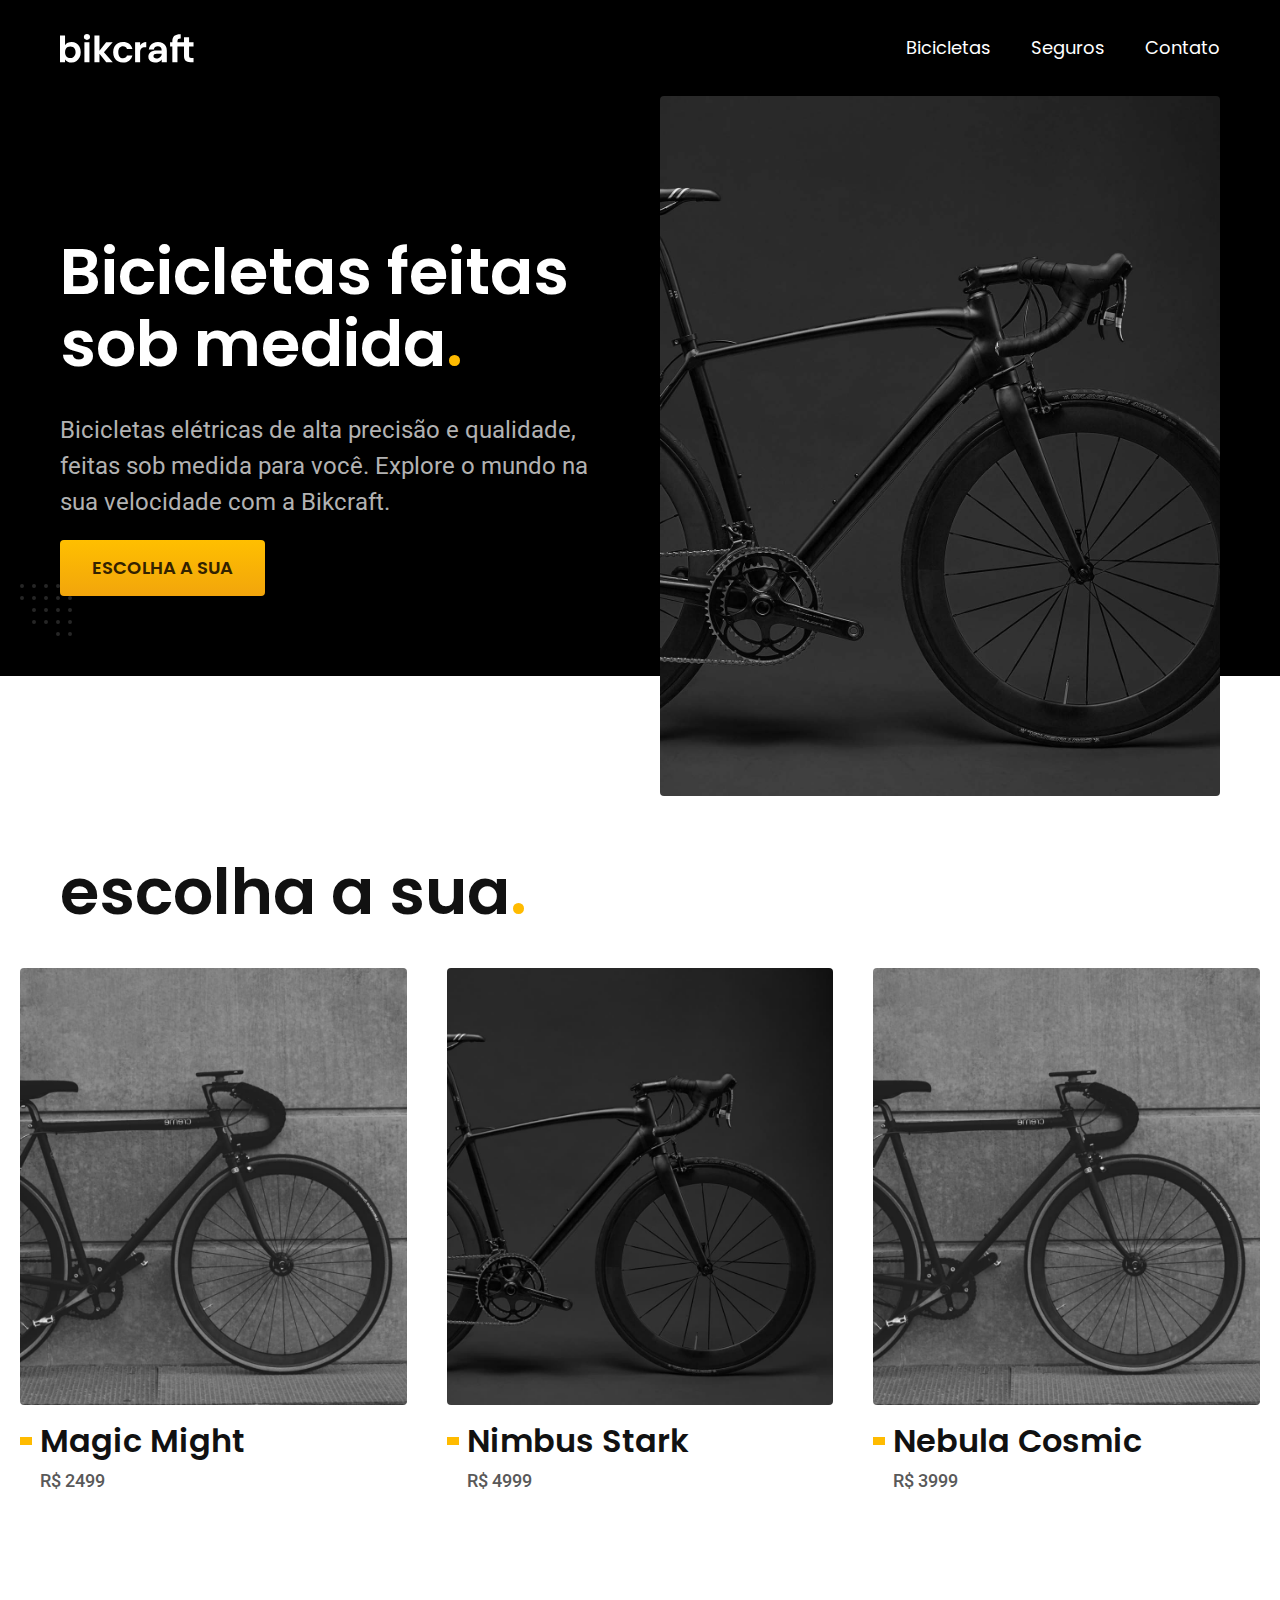
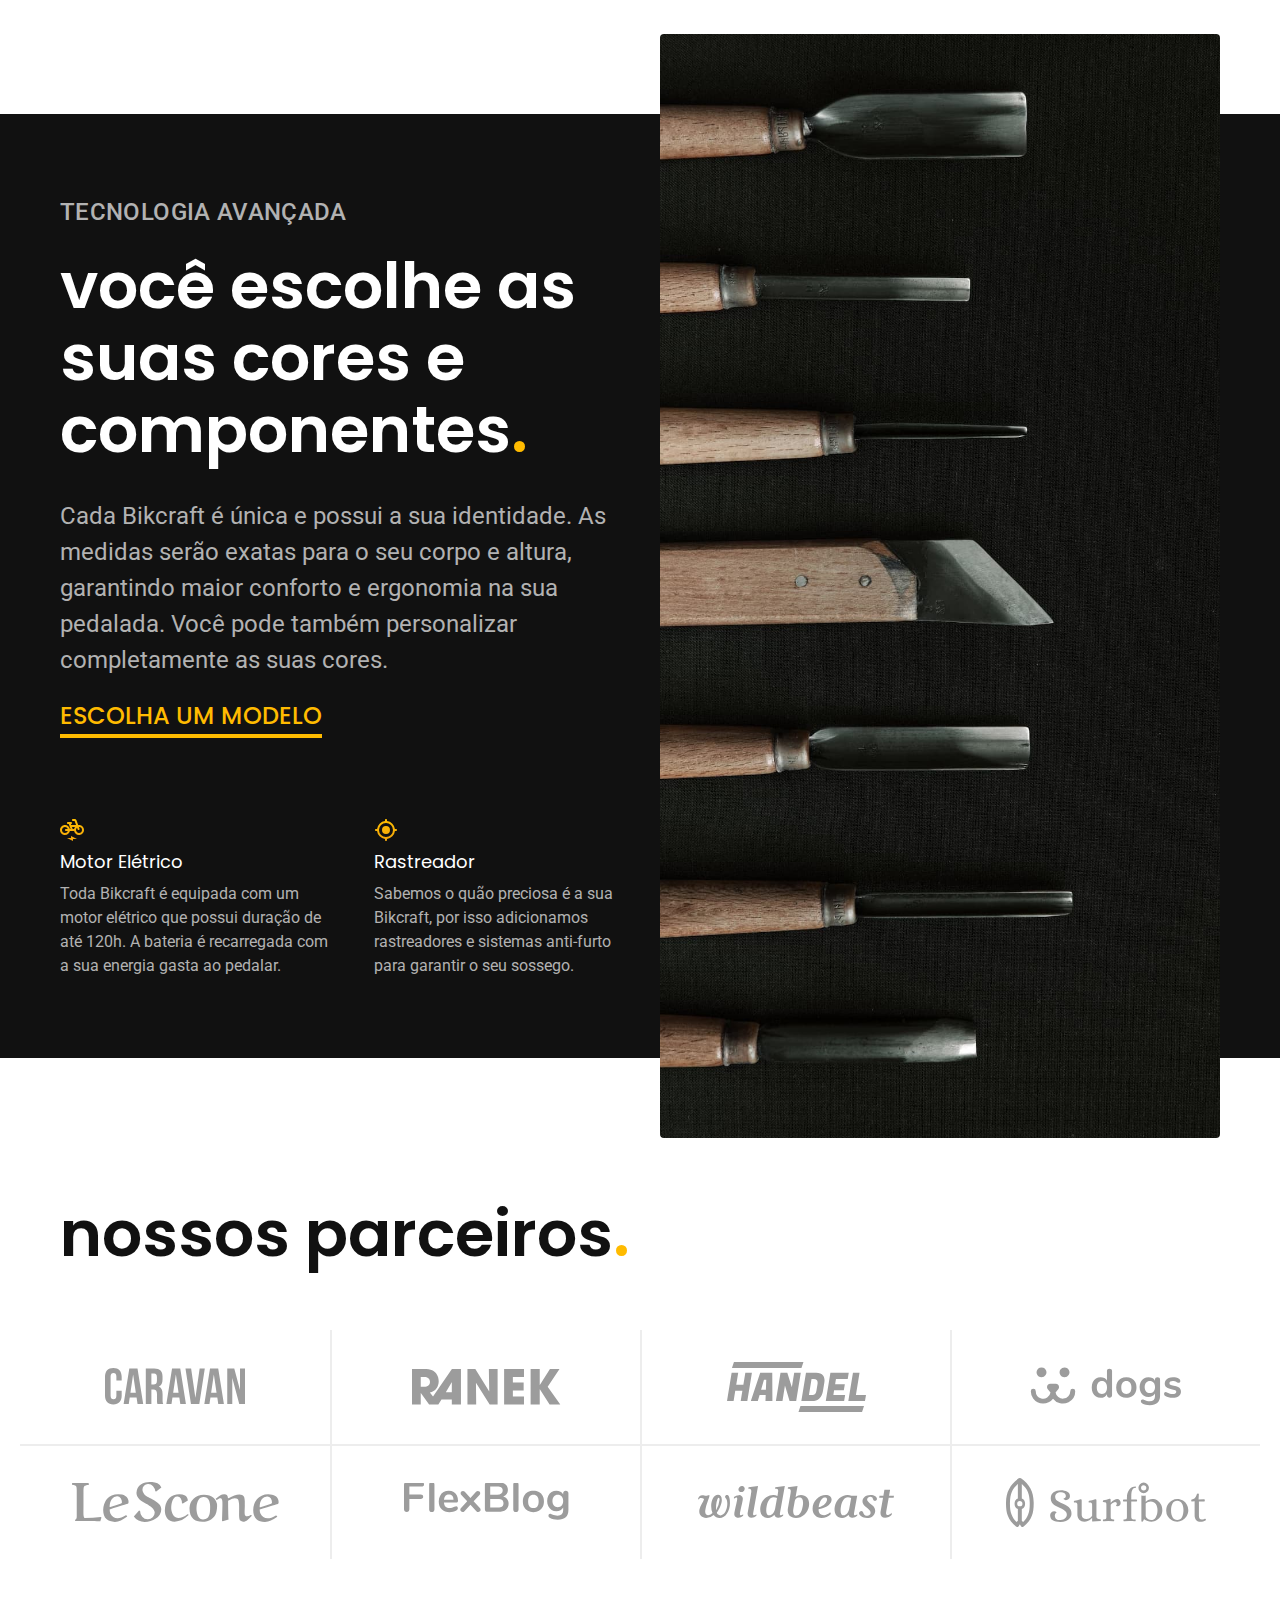
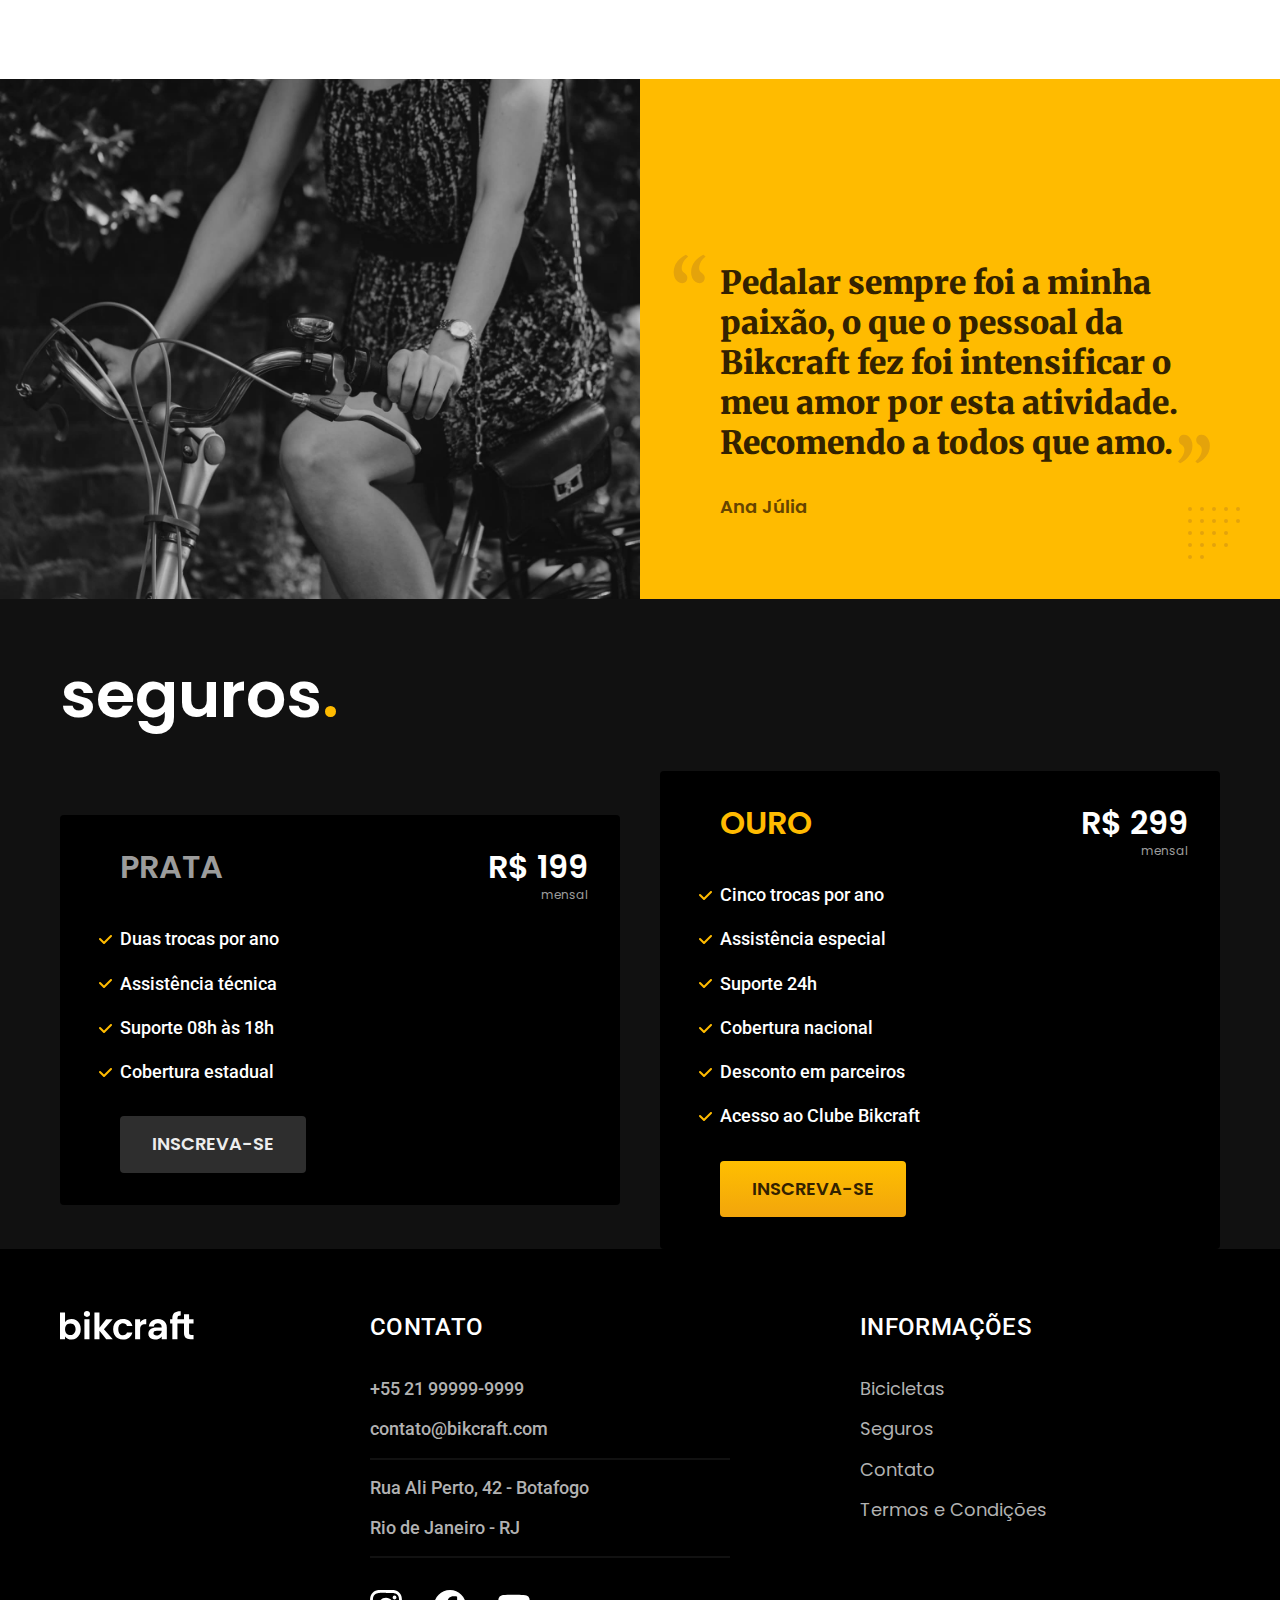
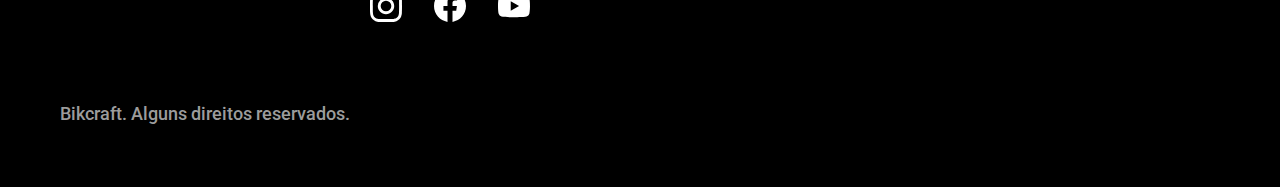
<file: index.html>
<!DOCTYPE html>
<html lang="pt-br">

<head>

  <meta charset="UTF-8">
  <meta name="viewport" content="width=device-width, initial-scale=1.0">
  <title>Bikcraft - Bicicletas Elétricas</title>
  <meta name="description" content="Bicicletas elétricas de alta precisão e qualidade, feitas sob medida para você. Explore o mundo na sua velocidade com a Bikcraft.">
  <link rel="stylesheet" href="./css/style.css">

  <link rel="preconnect" href="https://fonts.googleapis.com">
  <link rel="preconnect" href="https://fonts.gstatic.com" crossorigin>
  <link href="https://fonts.googleapis.com/css2?family=Merriweather:ital,wght@1,900&family=Poppins:wght@400;600&family=Roboto:wght@400;500&display=swap" rel="stylesheet">

</head>

<body>

  <!--background ponta a ponta-->
  <header class="header-bg">
    <div class="header container">
      <!--"./" para home do site-->
      <a href="./"><img src="./img/bikcraft.svg" alt="Logotipo Bikcraft"></a>
      <nav aria-label="primária">
        <ul class="header-menu font-1-m cor-0">
          <li><a href="./bicicletas.html">Bicicletas</a></li>
          <li><a href="./seguros.html">Seguros</a></li>
          <li><a href="./contato.html">Contato</a></li>
        </ul>
      </nav>
    </div>
  </header>

  <main class="introducao-bg">
    <div class="introducao container">
      <div class="introducao-conteudo">
        <h1 class="font-1-xxl cor-0">Bicicletas feitas sob medida<span class="cor-p1">.</span></h1>
        <p class="font-2-l cor-5">Bicicletas elétricas de alta precisão e qualidade, feitas sob medida para você. Explore o mundo na sua velocidade com a Bikcraft.</p>
        <a class="botao" href="">ESCOLHA A SUA</a>
      </div>
      <div>
        <img src="./img/fotos/introducao.jpg" alt="Bicicleta elétrica preta.">
      </div>
    </div>
  </main>

  <article class="bicicletas-lista">
    <h2 class="container font-1-xxl">escolha a sua<span class="cor-p1">.</span></h2>

    <ul>
      <li>
        <a href="./bicicletas/magic.html">
          <img src="./img/bicicletas/magic-home.jpg" alt="Bicicleta preta">
          <h3 class="font-1-xl">Magic Might</h3>
          <span class="font-2-m cor-8">R$ 2499</span>
        </a>
      </li>
      <li>
        <a href="./bicicletas/nimbus.html">
          <img src="./img/bicicletas/nimbus-home.jpg" alt="Bicicleta preta">
          <h3 class="font-1-xl">Nimbus Stark</h3>
          <span class="font-2-m cor-8">R$ 4999</span>
        </a>
      </li>
      <li>
        <a href="./bicicletas/nebula.html">
          <img src="./img/bicicletas/magic-home.jpg" alt="Bicicleta preta">
          <h3 class="font-1-xl">Nebula Cosmic</h3>
          <span class="font-2-m cor-8">R$ 3999</span>
        </a>
      </li>
    </ul>

  </article>

  <article class="tecnologia-bg">
    <div class="tecnologia container">
      <div class="tecnologia-conteudo">
        <span class="font-2-l-b cor-5">TECNOLOGIA AVANÇADA</span>
        <h2 class="font-1-xxl cor-0">você escolhe as suas cores e componentes<span class="cor-p1">.</span></h2>
        <p class="font-2-l cor-5">Cada Bikcraft é única e possui a sua identidade. As medidas serão exatas para o seu corpo e altura, garantindo maior conforto e ergonomia na sua pedalada. Você pode também personalizar completamente as suas cores.</p>

        <a class="link" href="./bicicletas.html">Escolha um modelo</a>
        <div class="tecnologia-vantagens">
          <div>
            <img src="./img/icones/eletrica.svg" alt="">
            <h3 class="font-1-m cor-0">Motor Elétrico</h3>
            <p class="font-2-s cor-5">Toda Bikcraft é equipada com um motor elétrico que possui duração de até 120h. A bateria é recarregada com a sua energia gasta ao pedalar.</p>
          </div>
          <div>
            <img src="./img/icones/rastreador.svg" alt="">
            <h3 class="font-1-m cor-0">Rastreador</h3>
            <p class="font-2-s cor-5">Sabemos o quão preciosa é a sua Bikcraft, por isso adicionamos rastreadores e sistemas anti-furto para garantir o seu sossego.</p>
          </div>
        </div>
      </div>
      <div class="tecnologia-imagem">
        <img src="./img/fotos/tecnologia.jpg" alt="">
      </div>
    </div>
  </article>

  <section class="parceiros" aria-label="Nossos Parceiros">
    <h2 class="container font-1-xxl">nossos parceiros<span class="cor-p1">.</span></h2>
    <ul>
      <li><img src="./img/parceiros/caravan.svg" alt="Caravan"></li>
      <li><img src="./img/parceiros/ranek.svg" alt="Ranek"></li>
      <li><img src="./img/parceiros/handel.svg" alt="Handel"></li>
      <li><img src="./img/parceiros/dogs.svg" alt="Dogs"></li>
      <li><img src="./img/parceiros/lescone.svg" alt="Lescone"></li>
      <li><img src="./img/parceiros/flexblog.svg" alt="Flexblog"></li>
      <li><img src="./img/parceiros/wildbeast.svg" alt="Wildbeast"></li>
      <li><img src="./img/parceiros/surfbot.svg" alt="Surfbot"></li>
    </ul>
  </section>

  <section class="depoimento" aria-label="Depoimento">
    <div>
      <img src="./img/fotos/depoimento.jpg" alt="Pessoa pedalando uma bicicleta Bikcraft">
    </div>
    <div class="depoimento-conteudo">
      <blockquote class="font-1-xl cor-p5">
        <p>Pedalar sempre foi a minha paixão, o que o pessoal da Bikcraft fez foi intensificar o meu amor por esta atividade. Recomendo a todos que amo.</p>
      </blockquote>
      <span class="font-1-m-b cor-p4">Ana Júlia</span>
    </div>
  </section>

  <article class="seguros-bg">
    <div class="seguros container">
      <h2 class="font-1-xxl cor-0">seguros<span class="cor-p1">.</span></h2>
      <div class="seguros-item">
        <h3 class="font-1-xl cor-6">PRATA</h3>
        <span class="font-1-xl cor-0">R$ 199 <span class="font-1-xs cor-6">mensal</span></span>
        <ul class="font-2-m cor-0">
          <li>Duas trocas por ano</li>
          <li>Assistência técnica</li>
          <li>Suporte 08h às 18h</li>
          <li>Cobertura estadual</li>
        </ul>
        <a class="botao secundario" href="./orcamento.html">Inscreva-se</a>
      </div>
      <div class="seguros-item">
        <h3 class="font-1-xl cor-p1">OURO</h3>
        <span class="font-1-xl cor-0">R$ 299 <span class="font-1-xs cor-6">mensal</span></span>
        <ul class="font-2-m cor-0">
          <li>Cinco trocas por ano</li>
          <li>Assistência especial</li>
          <li>Suporte 24h</li>
          <li>Cobertura nacional</li>
          <li>Desconto em parceiros</li>
          <li>Acesso ao Clube Bikcraft</li>
        </ul>
        <a class="botao" href="./orcamento.html">Inscreva-se</a>
      </div>
    </div>
  </article>

  <footer class="footer-bg">
    <div class="footer container">
      <img src="./img/bikcraft.svg" alt="Logotipo Bikcraft">
      <div class="footer-contato">
        <h3 class="font-2-l-b cor-0">Contato</h3>
        <ul class="font-2-m cor-5">
          <li><a href="tel:+5521999999999">+55 21 99999-9999</a></li>
          <li><a href="mailto:contato@bikcraft.com">contato@bikcraft.com</a></li>
          <li>Rua Ali Perto, 42 - Botafogo</li>
          <li>Rio de Janeiro - RJ</li>
        </ul>
        <div class="footer-redes">
          <a href="./">
            <img src="./img/redes/instagram.svg" alt="Instagram">
          </a>
          <a href="./">
            <img src="./img/redes/facebook.svg" alt="Facebook">
          </a>
          <a href="./">
            <img src="./img/redes/youtube.svg" alt="Youtube">
          </a>
        </div>
      </div>
      <div class="footer-informacoes">
        <h3 class="font-2-l-b cor-0">Informações</h3>
        <nav>
          <ul class="font-1-m cor-5">
            <li><a href="./bicicletas.html">Bicicletas</a></li>
            <li><a href="./seguros.html">Seguros</a></li>
            <li><a href="./contato.html">Contato</a></li>
            <li><a href="./termos.html">Termos e Condições</a></li>
          </ul>
        </nav>

      </div>
      <p class="footer-copy font-2-m cor-6">Bikcraft. Alguns direitos reservados.</p>
    </div>
  </footer>

</body>

</html>
</file>
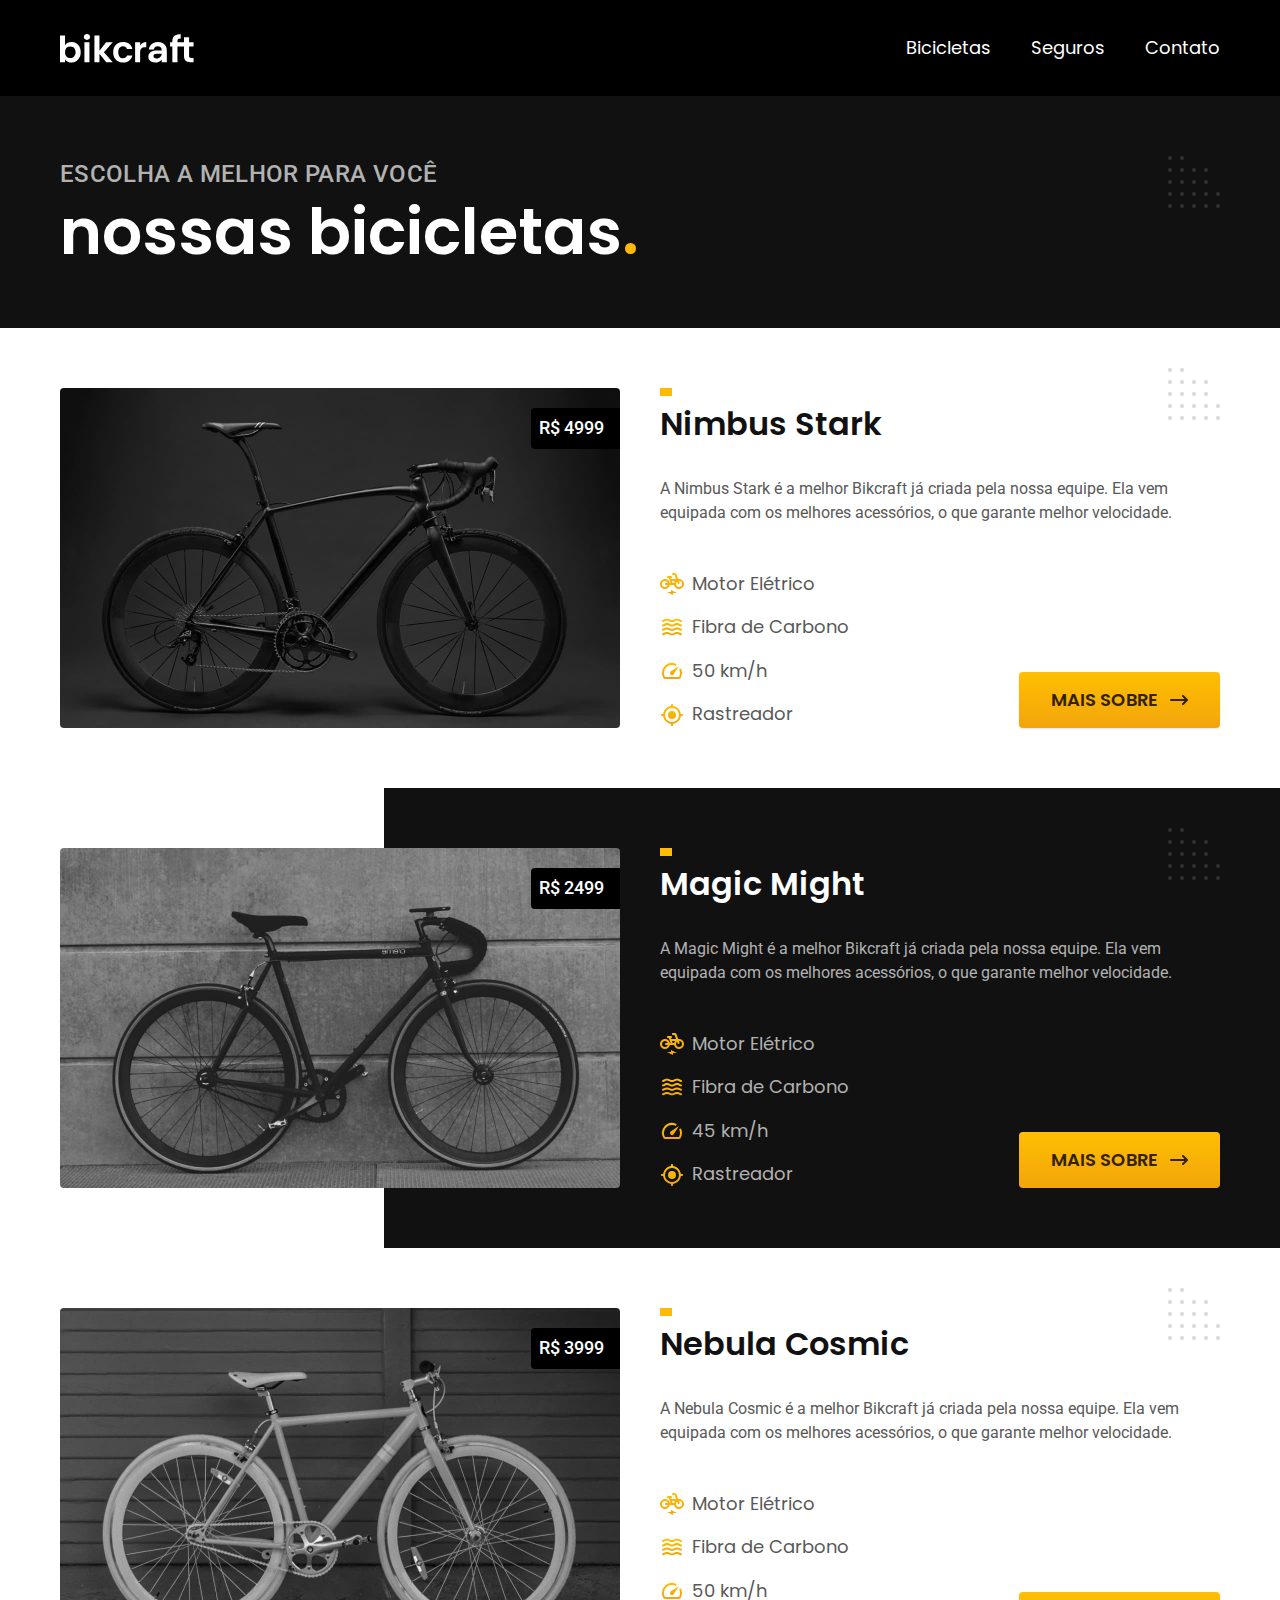
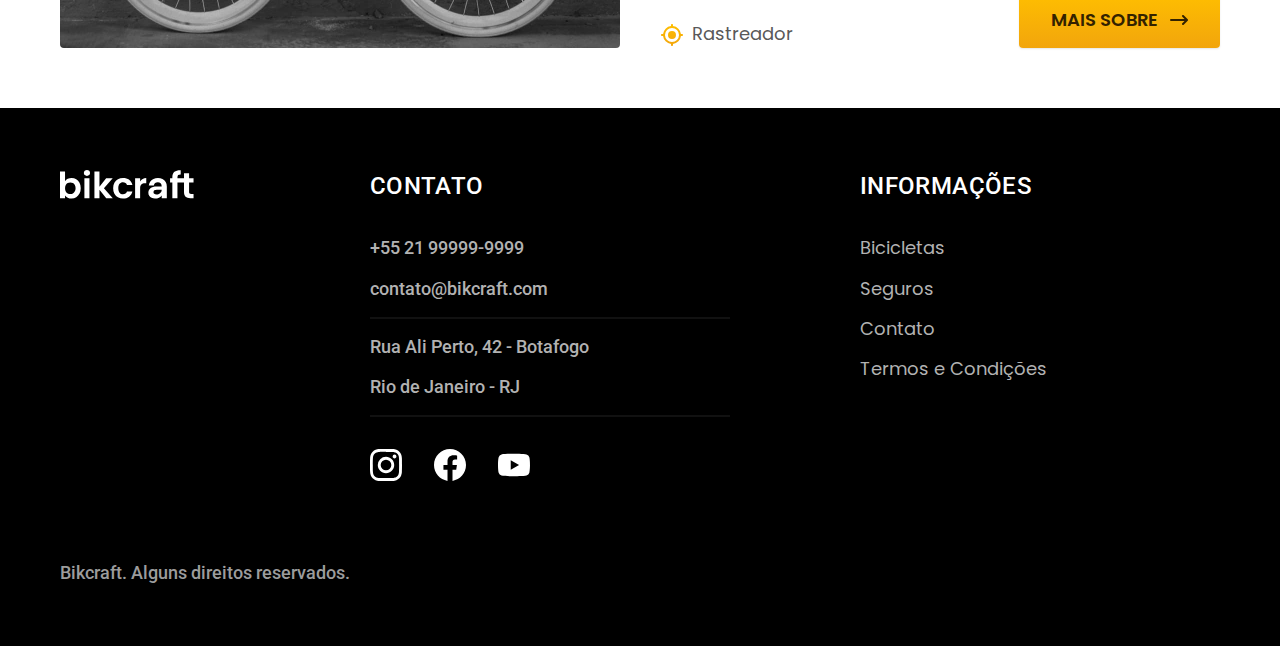
<file: bicicletas.html>
<!DOCTYPE html>
<html lang="pt-br">

<head>

  <meta charset="UTF-8">
  <meta name="viewport" content="width=device-width, initial-scale=1.0">
  <title>Bicicletas | Bikcraft</title>
  <meta name="description" content="Termos e Condições.">
  <link rel="stylesheet" href="./css/style.css">

  <link rel="preconnect" href="https://fonts.googleapis.com">
  <link rel="preconnect" href="https://fonts.gstatic.com" crossorigin>
  <link href="https://fonts.googleapis.com/css2?family=Merriweather:ital,wght@1,900&family=Poppins:wght@400;600&family=Roboto:wght@400;500&display=swap" rel="stylesheet">

</head>

<body id="bicicletas">

  <!--background ponta a ponta-->
  <header class="header-bg">
    <div class="header container">
      <!--"./" para home do site-->
      <a href="./"><img src="./img/bikcraft.svg" alt="Logotipo Bikcraft"></a>
      <nav aria-label="primária">
        <ul class="header-menu font-1-m cor-0">
          <li><a href="./bicicletas.html">Bicicletas</a></li>
          <li><a href="./seguros.html">Seguros</a></li>
          <li><a href="./contato.html">Contato</a></li>
        </ul>
      </nav>
    </div>
  </header>

  <main>
    <div class="titulo-bg">
      <div class="titulo container">
        <p class="font-2-l-b cor-5">Escolha a melhor para você</p>
        <h1 class="font-1-xxl cor-0">nossas bicicletas<span class="cor-p1">.</span></h1>
      </div>
    </div>


    <div class="bicicletas container">
      <div class="bicicletas-imagem">
        <img src="./img/bicicletas/nimbus.jpg" alt="Bicicleta preta">
        <span class="font-2-m cor-0">R$ 4999</span>
      </div>
      <div class="bicicletas-conteudo">
        <h2 class="font-1-xl">Nimbus Stark</h2>
        <p class="font-2-s cor-8">A Nimbus Stark é a melhor Bikcraft já criada pela nossa equipe. Ela vem equipada com os melhores acessórios, o que garante melhor velocidade.</p>
        <ul class="font-1-m cor-8">
          <li><img src="./img/icones/eletrica.svg" alt="">
            Motor Elétrico
          </li>
          <li><img src="./img/icones/carbono.svg" alt="">
            Fibra de Carbono
          </li>
          <li><img src="./img/icones/velocidade.svg" alt="">
            50 km/h
          </li>
          <li><img src="./img/icones/rastreador.svg" alt="">
            Rastreador
          </li>
        </ul>
        <a class="botao seta" href="./bicicletas/nimbus.html">Mais Sobre</a>

      </div>
    </div>

    <div class="bicicletas-bg">
      <div class="bicicletas container">
        <div class="bicicletas-imagem">
          <img src="./img/bicicletas/magic.jpg" alt="Bicicleta preta">
          <span class="font-2-m cor-0">R$ 2499</span>
        </div>
        <div class="bicicletas-conteudo">
          <h2 class="font-1-xl cor-0">Magic Might</h2>
          <p class="font-2-s cor-5">A Magic Might é a melhor Bikcraft já criada pela nossa equipe. Ela vem equipada com os melhores acessórios, o que garante melhor velocidade.</p>
          <ul class="font-1-m cor-5">
            <li><img src="./img/icones/eletrica.svg" alt="">
              Motor Elétrico
            </li>
            <li><img src="./img/icones/carbono.svg" alt="">
              Fibra de Carbono
            </li>
            <li><img src="./img/icones/velocidade.svg" alt="">
              45 km/h
            </li>
            <li><img src="./img/icones/rastreador.svg" alt="">
              Rastreador
            </li>
          </ul>
          <a class="botao seta" href="./bicicletas/magic.html">Mais Sobre</a>
        </div>
      </div>
    </div>


    <div class="bicicletas container">
      <div class="bicicletas-imagem">
        <img src="./img/bicicletas/nebula.jpg" alt="Bicicleta preta">
        <span class="font-2-m cor-0">R$ 3999</span>
      </div>
      <div class="bicicletas-conteudo">
        <h2 class="font-1-xl">Nebula Cosmic</h2>
        <p class="font-2-s cor-8">A Nebula Cosmic é a melhor Bikcraft já criada pela nossa equipe. Ela vem equipada com os melhores acessórios, o que garante melhor velocidade.</p>
        <ul class="font-1-m cor-8">
          <li><img src="./img/icones/eletrica.svg" alt="">
            Motor Elétrico
          </li>
          <li><img src="./img/icones/carbono.svg" alt="">
            Fibra de Carbono
          </li>
          <li><img src="./img/icones/velocidade.svg" alt="">
            50 km/h
          </li>
          <li><img src="./img/icones/rastreador.svg" alt="">
            Rastreador
          </li>
        </ul>
        <a class="botao seta" href="./bicicletas/nebula.html">Mais Sobre</a>
      </div>

    </div>

  </main>

  <footer class="footer-bg">
    <div class="footer container">
      <img src="./img/bikcraft.svg" alt="Logotipo Bikcraft">
      <div class="footer-contato">
        <h3 class="font-2-l-b cor-0">Contato</h3>
        <ul class="font-2-m cor-5">
          <li><a href="tel:+5521999999999">+55 21 99999-9999</a></li>
          <li><a href="mailto:contato@bikcraft.com">contato@bikcraft.com</a></li>
          <li>Rua Ali Perto, 42 - Botafogo</li>
          <li>Rio de Janeiro - RJ</li>
        </ul>
        <div class="footer-redes">
          <a href="./">
            <img src="./img/redes/instagram.svg" alt="Instagram">
          </a>
          <a href="./">
            <img src="./img/redes/facebook.svg" alt="Facebook">
          </a>
          <a href="./">
            <img src="./img/redes/youtube.svg" alt="Youtube">
          </a>
        </div>
      </div>
      <div class="footer-informacoes">
        <h3 class="font-2-l-b cor-0">Informações</h3>
        <nav>
          <ul class="font-1-m cor-5">
            <li><a href="./bicicletas.html">Bicicletas</a></li>
            <li><a href="./seguros.html">Seguros</a></li>
            <li><a href="./contato.html">Contato</a></li>
            <li><a href="./termos.html">Termos e Condições</a></li>
          </ul>
        </nav>

      </div>
      <p class="footer-copy font-2-m cor-6">Bikcraft. Alguns direitos reservados.</p>
    </div>
  </footer>

</body>

</html>
</file>
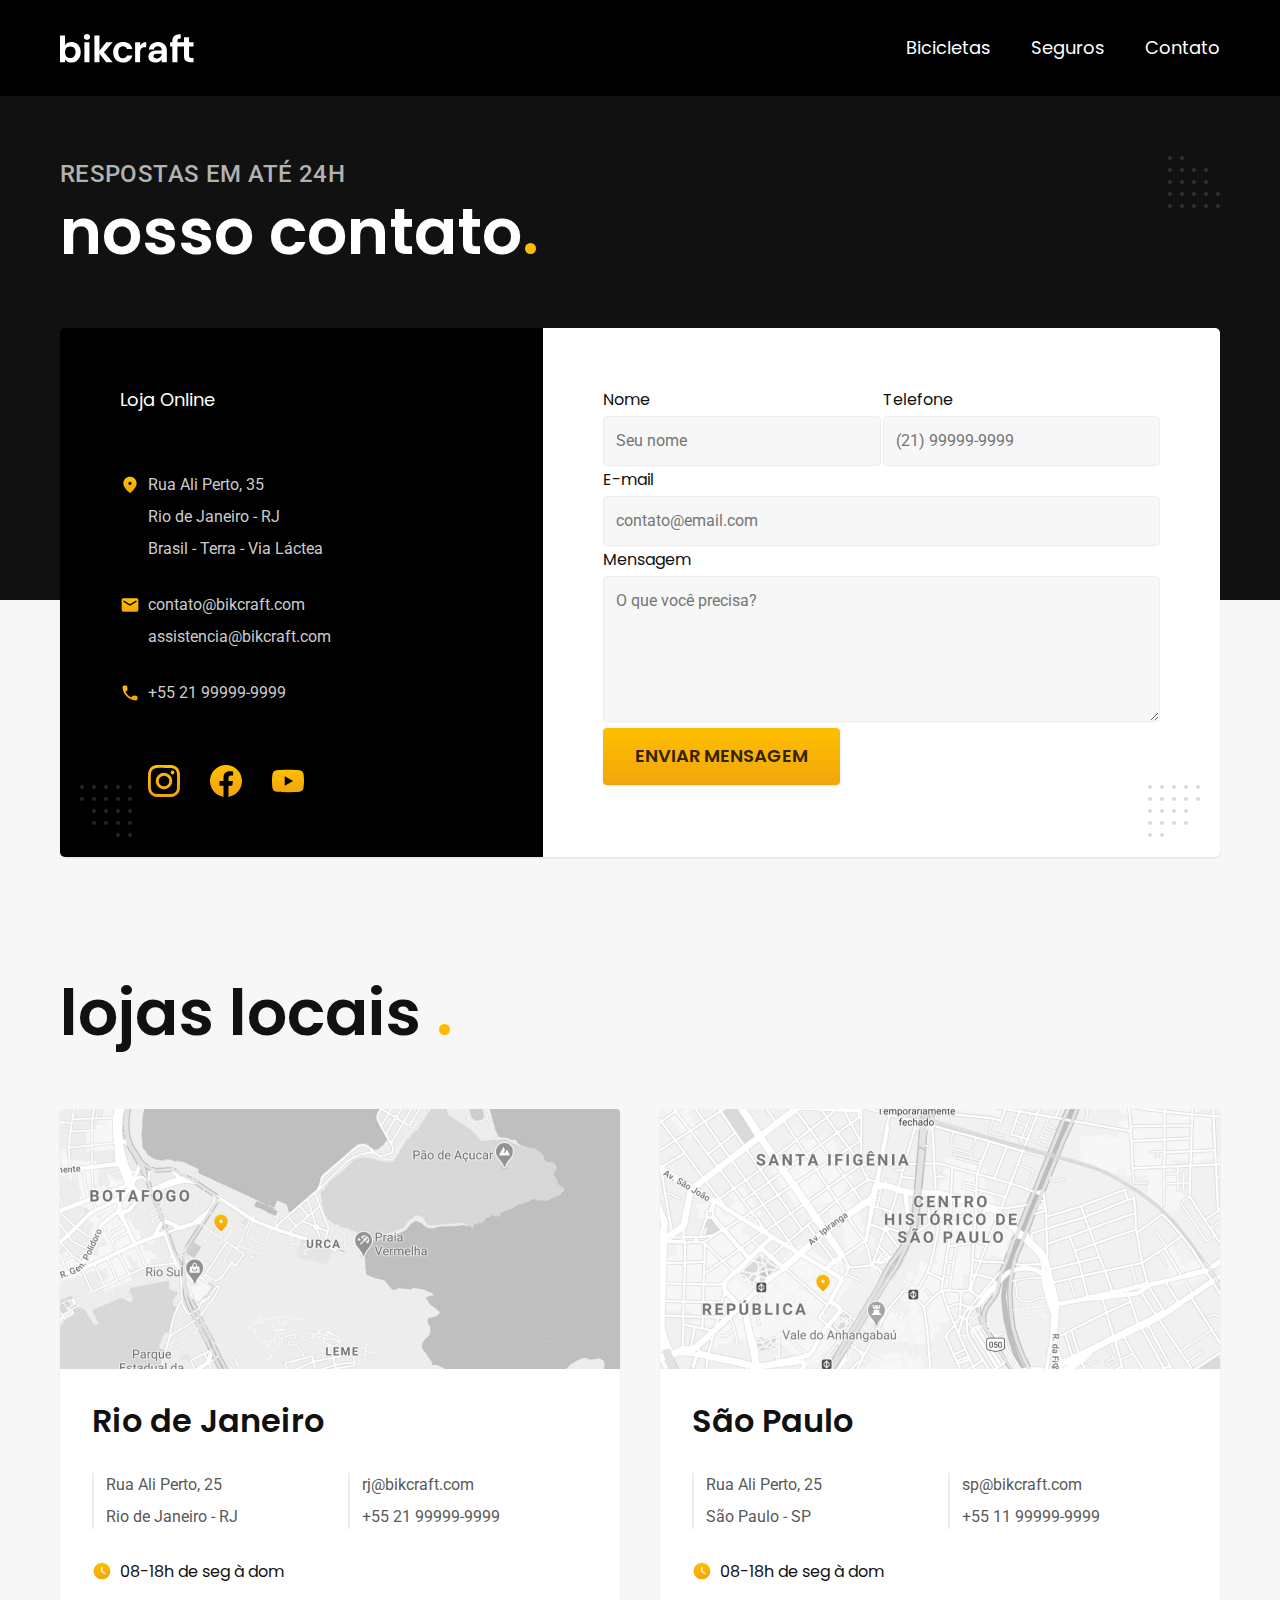
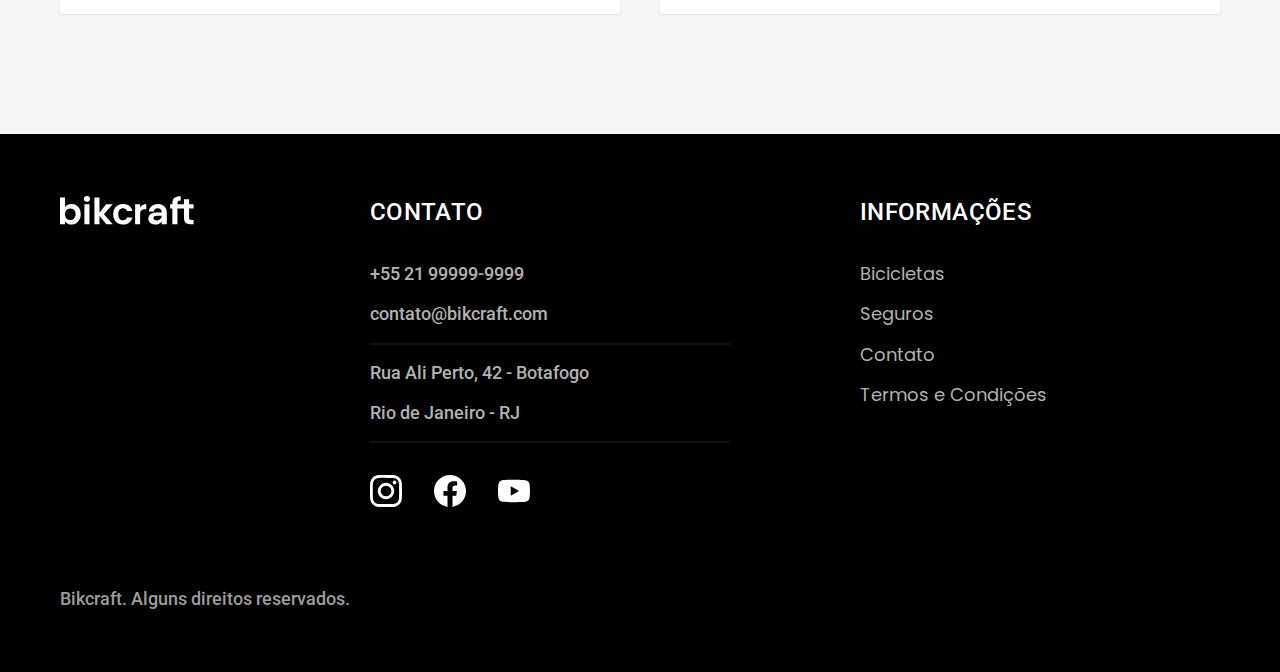
<file: contato.html>
<!DOCTYPE html>
<html lang="pt-br">

<head>

  <meta charset="UTF-8">
  <meta name="viewport" content="width=device-width, initial-scale=1.0">
  <title>Contato | Bikcraft</title>
  <meta name="description" content="Termos e Condições.">
  <link rel="stylesheet" href="./css/style.css">

  <link rel="preconnect" href="https://fonts.googleapis.com">
  <link rel="preconnect" href="https://fonts.gstatic.com" crossorigin>
  <link href="https://fonts.googleapis.com/css2?family=Merriweather:ital,wght@1,900&family=Poppins:wght@400;600&family=Roboto:wght@400;500&display=swap" rel="stylesheet">

</head>

<body id="contato">

  <!--background ponta a ponta-->
  <header class="header-bg">
    <div class="header container">
      <!--"./" para home do site-->
      <a href="./"><img src="./img/bikcraft.svg" alt="Logotipo Bikcraft"></a>
      <nav aria-label="primária">
        <ul class="header-menu font-1-m cor-0">
          <li><a href="./bicicletas.html">Bicicletas</a></li>
          <li><a href="./seguros.html">Seguros</a></li>
          <li><a href="./contato.html">Contato</a></li>
        </ul>
      </nav>
    </div>
  </header>

  <main>
    <div class="titulo-bg">
      <div class="titulo container">
        <p class="font-2-l-b cor-5">Respostas em até 24h</p>
        <h1 class="font-1-xxl cor-0">nosso contato<span class="cor-p1">.</span></h1>
      </div>

    </div>

    <div class="contato container">
      <section class="contato-dados" aria-label="Endereço">
        <h2 class="font-1-m cor-0">Loja Online</h2>
        <div class="contato-endereco font-2-s cor-4">
          <p>Rua Ali Perto, 35</p>
          <p>Rio de Janeiro - RJ</p>
          <p>Brasil - Terra - Via Láctea</p>

        </div>
        <address class="contato-meios font-2-s cor-4">
          <!-- para meios de contato -->
          <a href="mailto:contato@bikcraft.com">contato@bikcraft.com</a>
          <a href="mailto:assistencia@bikcraft.com">assistencia@bikcraft.com</a>
          <a href="tel:+5521999999999">+55 21 99999-9999</a>

        </address>
        <div class="contato-redes">
          <a href="./">
            <img src="./img/redes/instagram-p.svg" alt="Instagram">
          </a>
          <a href="./">
            <img src="./img/redes/facebook-p.svg" alt="Facebook">
          </a>
          <a href="./">
            <img src="./img/redes/youtube-p.svg" alt="Youtube">
          </a>
        </div>
      </section>
      <section class="contato-formulario" aria-label="Formulário">
        <form class="form" action="./contato.html">
          <!-- para formulários. a ação é para onde vai enviar -->
          <div>
            <!-- sempre bom colocar "label" e "input" em div para organizar melhor -->
            <label for="nome">Nome</label> <!-- "label for" é para qual item a label é -->
            <input type="text" id="nome" name="nome" placeholder="Seu nome"> <!-- "id" para ter referência para o "for" -->
          </div>
          <div>
            <label for="telefone">Telefone</label>
            <input type="text" id="telefone" name="telefone" placeholder="(21) 99999-9999">
          </div>
          <div class="col-2">
            <label for="email">E-mail</label>
            <input type="email" id="email" name="email" placeholder="contato@email.com">
          </div>
          <div class="col-2">
            <label for="mensagem">Mensagem</label>
            <textarea rows="5" id="mensagem" name="mensagem" placeholder="O que você precisa?"></textarea>
          </div>
          <button class="botao col-2">Enviar Mensagem</button>
        </form>
      </section>

    </div>

  </main>

  <article class="lojas container">
    <h2 class="font-1-xxl">lojas locais <span class="cor-p1">.</span></h2>
    <div class="lojas-item">
      <img src="./img/lojas/rj.jpg" alt="Mapa marcando o endereço em Rua Ali Perto, 25 - Rio de Janeiro - RJ">
      <div class="lojas-conteudo">
        <h3 class="font-1-xl">Rio de Janeiro</h3>
        <div class="lojas-dados font-2-s cor-8">
          <p>Rua Ali Perto, 25</p>
          <p>Rio de Janeiro - RJ</p>
        </div>
        <div class="lojas-dados font-2-s cor-8">
          <a href="mailto:rj@bikcraft.com">rj@bikcraft.com</a>
          <a href="tel:+5521999999999">+55 21 99999-9999</a>
        </div>
        <p class="lojas-tempo font-1-s"><img src="./img/icones/horario.svg" alt=""> 08-18h de seg à dom</p>
      </div>
    </div>

    <div class="lojas-item">
      <img src="./img/lojas/sp.jpg" alt="Mapa marcando o endereço em Rua Ali Perto, 25 - São Paulo - SP">
      <div class="lojas-conteudo">
        <h3 class="font-1-xl">São Paulo</h3>
        <div class="lojas-dados font-2-s cor-8">
          <p>Rua Ali Perto, 25</p>
          <p>São Paulo - SP</p>
        </div>
        <div class="lojas-dados font-2-s cor-8">
          <a href="mailto:sp@bikcraft.com">sp@bikcraft.com</a>
          <a href="tel:+5511999999999">+55 11 99999-9999</a>
        </div>
        <p class="lojas-tempo font-1-s"><img src="./img/icones/horario.svg" alt=""> 08-18h de seg à dom</p>
      </div>
    </div>

  </article>

  <footer class="footer-bg">
    <div class="footer container">
      <img src="./img/bikcraft.svg" alt="Logotipo Bikcraft">
      <div class="footer-contato">
        <h3 class="font-2-l-b cor-0">Contato</h3>
        <ul class="font-2-m cor-5">
          <li><a href="tel:+5521999999999">+55 21 99999-9999</a></li>
          <li><a href="mailto:contato@bikcraft.com">contato@bikcraft.com</a></li>
          <li>Rua Ali Perto, 42 - Botafogo</li>
          <li>Rio de Janeiro - RJ</li>
        </ul>
        <div class="footer-redes">
          <a href="./">
            <img src="./img/redes/instagram.svg" alt="Instagram">
          </a>
          <a href="./">
            <img src="./img/redes/facebook.svg" alt="Facebook">
          </a>
          <a href="./">
            <img src="./img/redes/youtube.svg" alt="Youtube">
          </a>
        </div>
      </div>
      <div class="footer-informacoes">
        <h3 class="font-2-l-b cor-0">Informações</h3>
        <nav>
          <ul class="font-1-m cor-5">
            <li><a href="./bicicletas.html">Bicicletas</a></li>
            <li><a href="./seguros.html">Seguros</a></li>
            <li><a href="./contato.html">Contato</a></li>
            <li><a href="./termos.html">Termos e Condições</a></li>
          </ul>
        </nav>

      </div>
      <p class="footer-copy font-2-m cor-6">Bikcraft. Alguns direitos reservados.</p>
    </div>
  </footer>

</body>

</html>
</file>
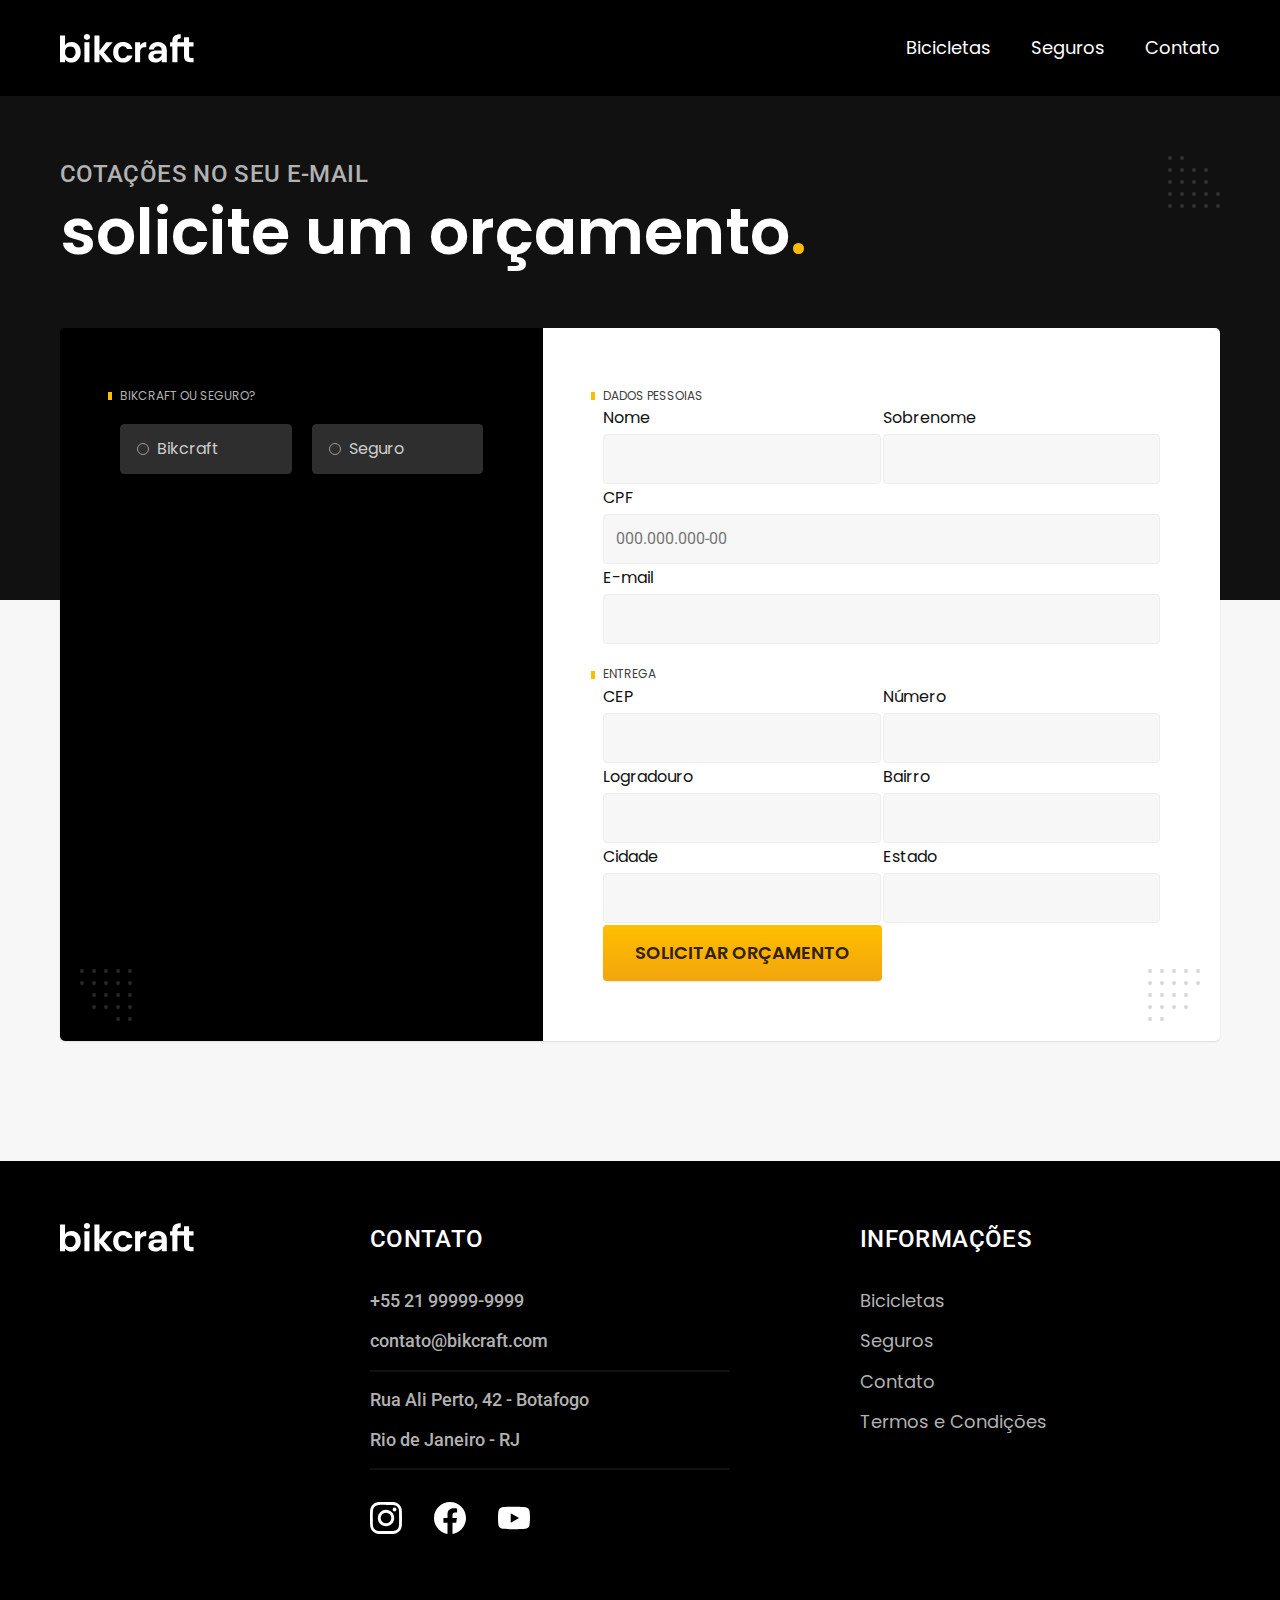
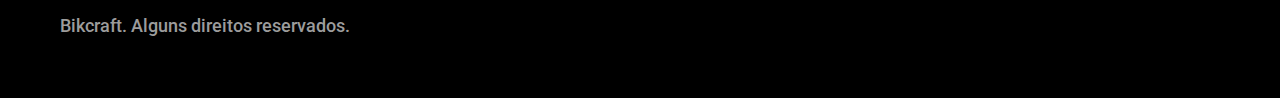
<file: orcamento.html>
<!DOCTYPE html>
<html lang="pt-br">

<head>

  <meta charset="UTF-8">
  <meta name="viewport" content="width=device-width, initial-scale=1.0">
  <title>Orçamento | Bikcraft</title>
  <meta name="description" content="Termos e Condições.">
  <link rel="stylesheet" href="./css/style.css">

  <link rel="preconnect" href="https://fonts.googleapis.com">
  <link rel="preconnect" href="https://fonts.gstatic.com" crossorigin>
  <link href="https://fonts.googleapis.com/css2?family=Merriweather:ital,wght@1,900&family=Poppins:wght@400;600&family=Roboto:wght@400;500&display=swap" rel="stylesheet">

</head>

<body id="orcamento">


  <header class="header-bg">
    <div class="header container">
      <a href="./"><img src="./img/bikcraft.svg" alt="Logotipo Bikcraft"></a>
      <nav aria-label="primária">
        <ul class="header-menu font-1-m cor-0">
          <li><a href="./bicicletas.html">Bicicletas</a></li>
          <li><a href="./seguros.html">Seguros</a></li>
          <li><a href="./contato.html">Contato</a></li>
        </ul>
      </nav>
    </div>
  </header>

  <main>
    <div class="titulo-bg">
      <div class="titulo container">
        <p class="font-2-l-b cor-5">Cotações no seu E-mail</p>
        <h1 class="font-1-xxl cor-0">solicite um orçamento<span class="cor-p1">.</span></h1>
      </div>

    </div>

    <form action="./" class="orcamento container">
      <div class="orcamento-produto">
        <h2 class="font-1-xs cor-5">Bikcraft ou Seguro?</h2>

        <input type="radio" name="tipo" value="bikcraft" id="bikcraft">
        <label for="bikcraft">Bikcraft</label>

        <input type="radio" name="tipo" value="seguro" id="seguro">
        <label for="seguro">Seguro</label>

        <div class="orcamento-conteudo" id="orcamento-bikcraft">
          <h2 class="font-1-xs cor-5">Escolha a sua</h2>

          <input type="radio" name="produto" value="nimbus" id="nimbus">
          <label for="nimbus">Nimbus Stark <span>R$ 4999</span></label>
          <div class="orcamento-detalhes">
            <ul class="font-1-xs cor-8">
              <li><img src="./img/icones/eletrica.svg" alt="">Motor Elétrico</li>
              <li><img src="./img/icones/carbono.svg" alt="">Fibra de Carbono</li>
              <li><img src="./img/icones/velocidade.svg" alt="">50 km/h</li>
              <li><img src="./img/icones/rastreador.svg" alt="">Rastreador</li>
            </ul>
            <img src="./img/bicicletas/nimbus.jpg" alt="Bicicleta preta">
          </div>

          <input type="radio" name="produto" value="magic" id="magic">
          <label for="magic">Magic Might <span>R$ 2499</span></label>
          <div class="orcamento-detalhes">
            <ul class="font-1-xs cor-8">
              <li><img src="./img/icones/eletrica.svg" alt="">Motor Elétrico</li>
              <li><img src="./img/icones/carbono.svg" alt="">Fibra de Carbono</li>
              <li><img src="./img/icones/velocidade.svg" alt="">45 km/h</li>
              <li><img src="./img/icones/rastreador.svg" alt="">Rastreador</li>
            </ul>
            <img src="./img/bicicletas/magic.jpg" alt="Bicicleta preta">
          </div>

          <input type="radio" name="produto" value="nebula" id="nebula">
          <label for="nebula">Nebula Cosmic <span>R$ 3999</span></label>
          <div class="orcamento-detalhes">
            <ul class="font-1-xs cor-8">
              <li><img src="./img/icones/eletrica.svg" alt="">Motor Elétrico</li>
              <li><img src="./img/icones/carbono.svg" alt="">Fibra de Carbono</li>
              <li><img src="./img/icones/velocidade.svg" alt="">40 km/h</li>
              <li><img src="./img/icones/rastreador.svg" alt="">Rastreador</li>
            </ul>
            <img src="./img/bicicletas/nebula.jpg" alt="Bicicleta branca">
          </div>

        </div>
        <div class="orcamento-conteudo" id="orcamento-seguro">
          <h2 class="font-1-xs cor-5">Escolha o plano</h2>

          <input type="radio" name="produto" value="prata" id="prata">
          <label for="prata">Prata <span>R$ 199</span></span></label>

          <input type="radio" name="produto" value="ouro" id="ouro">
          <label for="ouro">Ouro <span>R$ 299</span></span></label>
        </div>

      </div>
      <div class="orcamento-dados form">
        <h2 class="font-1-xs cor-9 col-2">dados pessoias</h2>
        <div>
          <label for="nome">Nome</label>
          <input type="text" id="nome" name="nome">
        </div>
        <div>
          <label for="sobrenome">Sobrenome</label>
          <input type="text" id="sobrenome" name="sobrenome">
        </div>
        <div class="col-2">
          <label for="cpf">CPF</label>
          <input type="text" id="cpf" name="cpf" placeholder="000.000.000-00">
        </div>
        <div class="col-2">
          <label for="email">E-mail</label>
          <input type="email" id="email" name="email">
        </div>
        <h2 class="font-1-xs cor-9 col-2">entrega</h2>
        <div>
          <label for="cep">CEP</label>
          <input type="text" id="cep" name="cep">
        </div>
        <div>
          <label for="numero">Número</label>
          <input type="text" id="numero" name="numero">
        </div>
        <div>
          <label for="logradouro">Logradouro</label>
          <input type="text" id="logradouro" name="logradouro">
        </div>
        <div>
          <label for="bairro">Bairro</label>
          <input type="text" id="bairro" name="bairro">
        </div>
        <div>
          <label for="cidade">Cidade</label>
          <input type="text" id="cidade" name="cidade">
        </div>
        <div>
          <label for="estado">Estado</label>
          <input type="text" id="estado" name="estado">
        </div>
        <button class="botao col-2">Solicitar Orçamento</button>
      </div>
    </form>

  </main>

  <footer class="footer-bg">
    <div class="footer container">
      <img src="./img/bikcraft.svg" alt="Logotipo Bikcraft">
      <div class="footer-contato">
        <h3 class="font-2-l-b cor-0">Contato</h3>
        <ul class="font-2-m cor-5">
          <li><a href="tel:+5521999999999">+55 21 99999-9999</a></li>
          <li><a href="mailto:contato@bikcraft.com">contato@bikcraft.com</a></li>
          <li>Rua Ali Perto, 42 - Botafogo</li>
          <li>Rio de Janeiro - RJ</li>
        </ul>
        <div class="footer-redes">
          <a href="./">
            <img src="./img/redes/instagram.svg" alt="Instagram">
          </a>
          <a href="./">
            <img src="./img/redes/facebook.svg" alt="Facebook">
          </a>
          <a href="./">
            <img src="./img/redes/youtube.svg" alt="Youtube">
          </a>
        </div>
      </div>
      <div class="footer-informacoes">
        <h3 class="font-2-l-b cor-0">Informações</h3>
        <nav>
          <ul class="font-1-m cor-5">
            <li><a href="./bicicletas.html">Bicicletas</a></li>
            <li><a href="./seguros.html">Seguros</a></li>
            <li><a href="./contato.html">Contato</a></li>
            <li><a href="./termos.html">Termos e Condições</a></li>
          </ul>
        </nav>

      </div>
      <p class="footer-copy font-2-m cor-6">Bikcraft. Alguns direitos reservados.</p>
    </div>
  </footer>

</body>

</html>
</file>
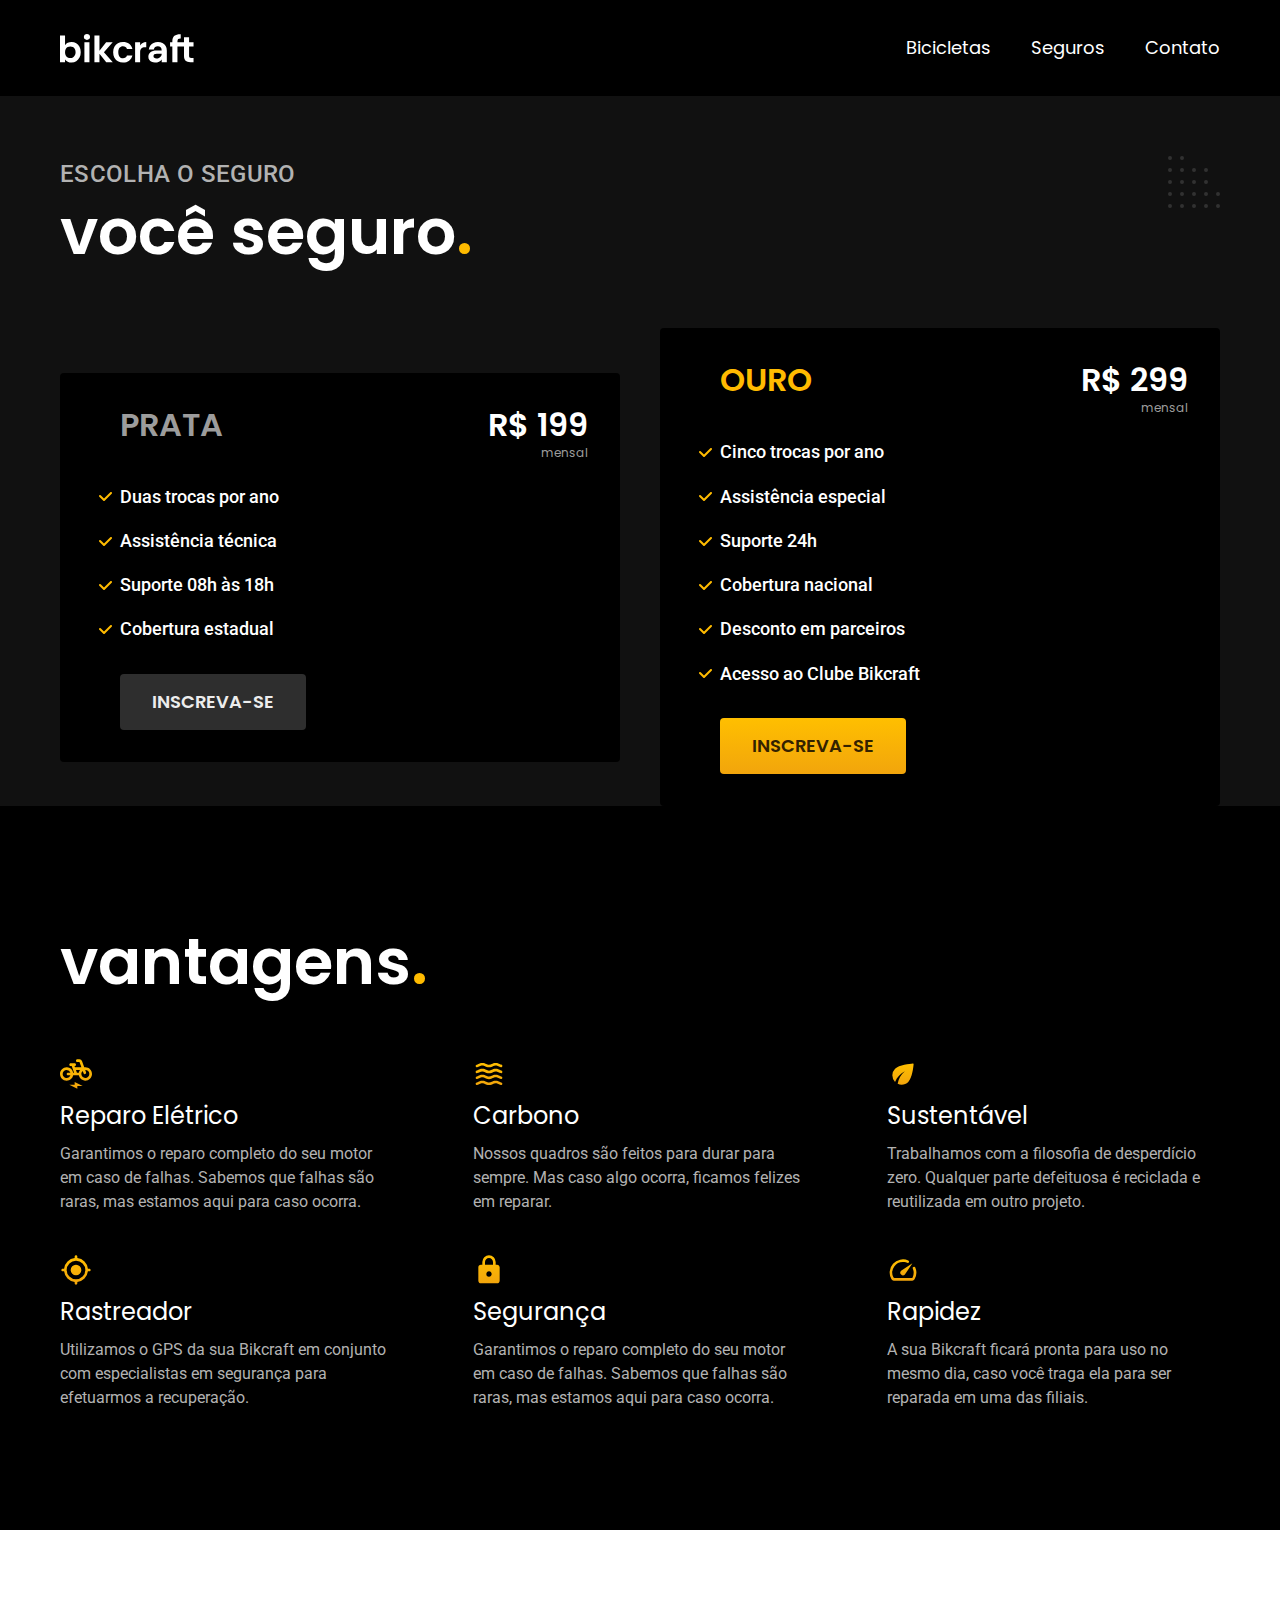
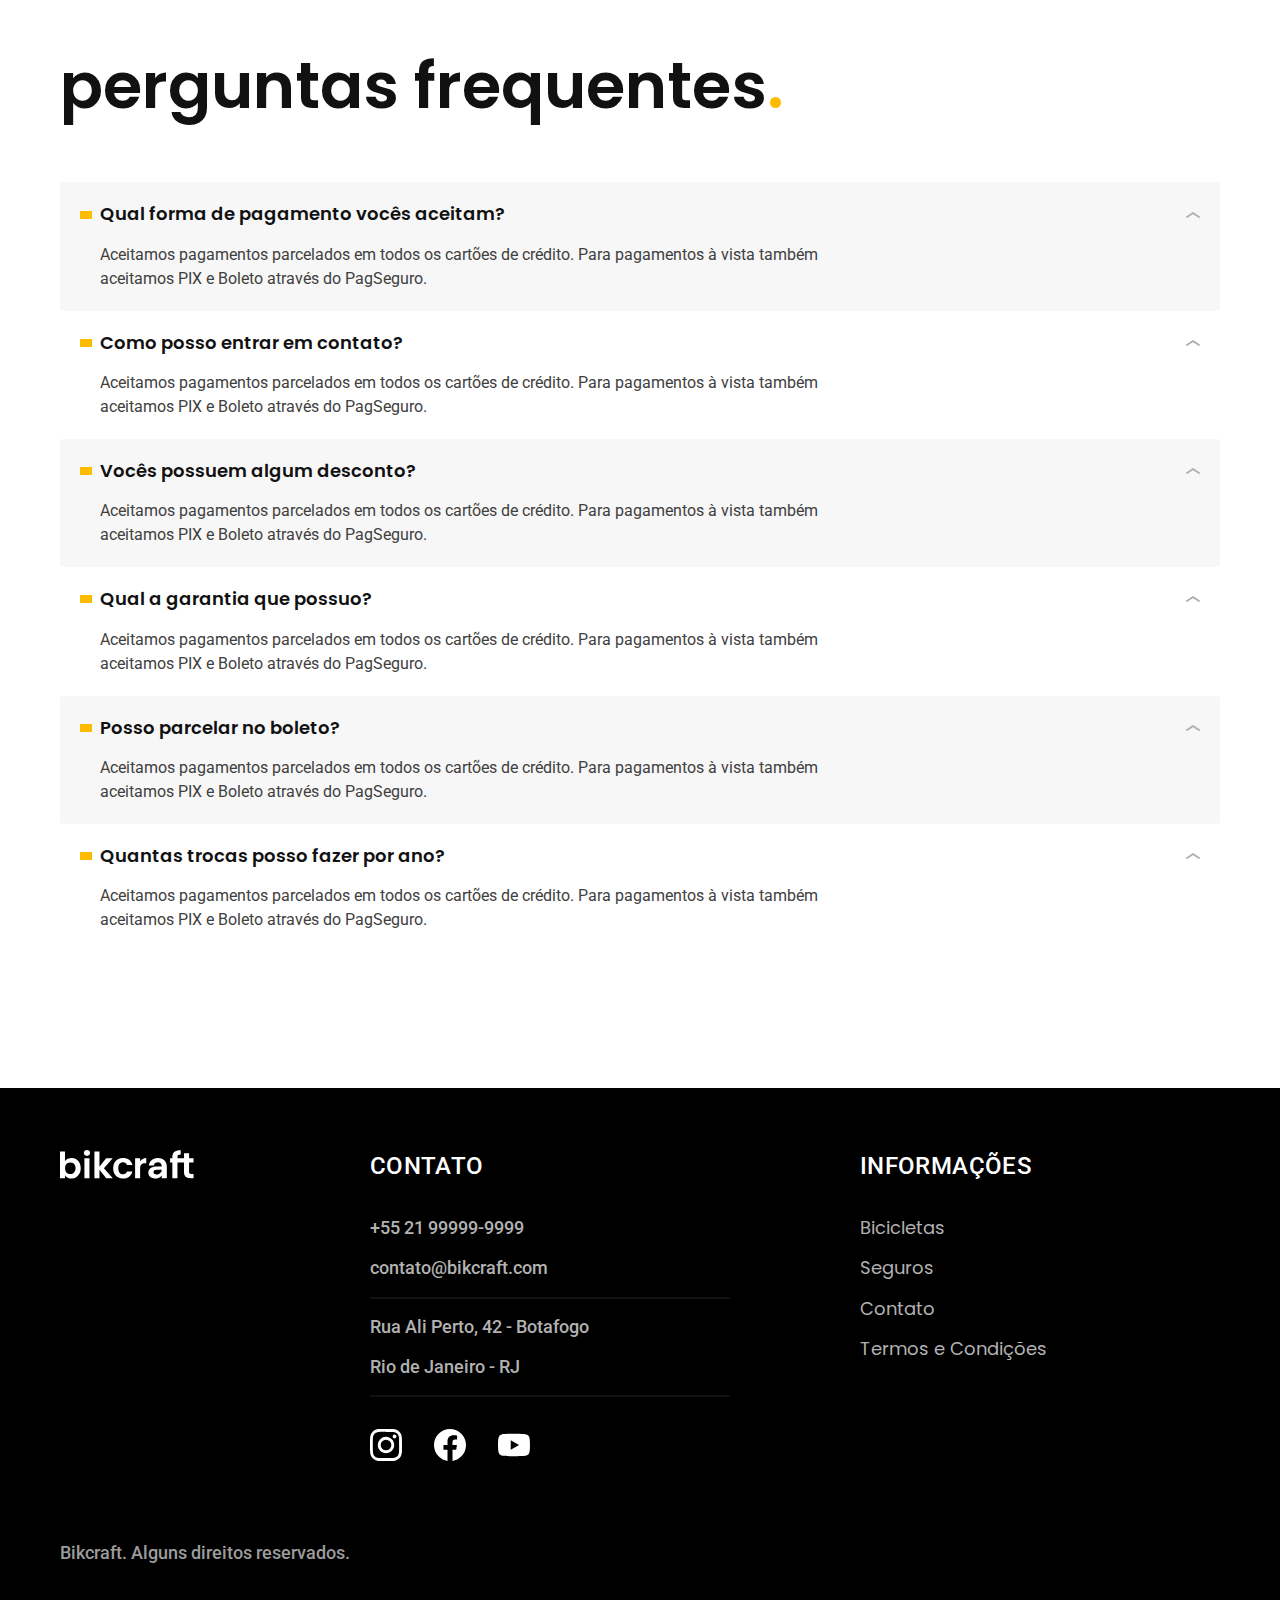
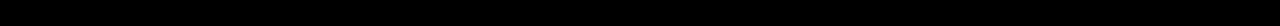
<file: seguros.html>
<!DOCTYPE html>
<html lang="pt-br">

<head>

  <meta charset="UTF-8">
  <meta name="viewport" content="width=device-width, initial-scale=1.0">
  <title>Seguros | Bikcraft</title>
  <meta name="description" content="Termos e Condições.">
  <link rel="stylesheet" href="./css/style.css">

  <link rel="preconnect" href="https://fonts.googleapis.com">
  <link rel="preconnect" href="https://fonts.gstatic.com" crossorigin>
  <link href="https://fonts.googleapis.com/css2?family=Merriweather:ital,wght@1,900&family=Poppins:wght@400;600&family=Roboto:wght@400;500&display=swap" rel="stylesheet">

</head>

<body id="seguros">

  <header class="header-bg">
    <div class="header container">
      <a href="./"><img src="./img/bikcraft.svg" alt="Logotipo Bikcraft"></a>
      <nav aria-label="primária">
        <ul class="header-menu font-1-m cor-0">
          <li><a href="./bicicletas.html">Bicicletas</a></li>
          <li><a href="./seguros.html">Seguros</a></li>
          <li><a href="./contato.html">Contato</a></li>
        </ul>
      </nav>
    </div>
  </header>

  <main class="seguros-bg">
    <div class="titulo-bg">
      <div class="titulo container">
        <p class="font-2-l-b cor-5">Escolha o seguro</p>
        <h1 class="font-1-xxl cor-0">você seguro<span class="cor-p1">.</span></h1>
      </div>

    </div>


    <div class="seguros container">
      <div class="seguros-item">
        <h3 class="font-1-xl cor-6">PRATA</h3>
        <span class="font-1-xl cor-0">R$ 199 <span class="font-1-xs cor-6">mensal</span></span>
        <ul class="font-2-m cor-0">
          <li>Duas trocas por ano</li>
          <li>Assistência técnica</li>
          <li>Suporte 08h às 18h</li>
          <li>Cobertura estadual</li>
        </ul>
        <a class="botao secundario" href="./orcamento.html">Inscreva-se</a>
      </div>
      <div class="seguros-item">
        <h3 class="font-1-xl cor-p1">OURO</h3>
        <span class="font-1-xl cor-0">R$ 299 <span class="font-1-xs cor-6">mensal</span></span>
        <ul class="font-2-m cor-0">
          <li>Cinco trocas por ano</li>
          <li>Assistência especial</li>
          <li>Suporte 24h</li>
          <li>Cobertura nacional</li>
          <li>Desconto em parceiros</li>
          <li>Acesso ao Clube Bikcraft</li>
        </ul>
        <a class="botao" href="./orcamento.html">Inscreva-se</a>
      </div>
    </div>

  </main>

  <article class="vantagens-bg">
    <div class="vantagens container">
      <h2 class="font-1-xxl cor-0">vantagens<span class="cor-p1">.</span></h2>
      <ul>
        <li>
          <img src="./img/icones/eletrica.svg" alt="">
          <h3 class="font-1-l cor-0">Reparo Elétrico</h3>
          <p class="font-2-s cor-5">Garantimos o reparo completo do seu motor em caso de falhas. Sabemos que falhas são raras, mas estamos aqui para caso ocorra.</p>
        </li>
        <li>
          <img src="./img/icones/carbono.svg" alt="">
          <h3 class="font-1-l cor-0">Carbono</h3>
          <p class="font-2-s cor-5">Nossos quadros são feitos para durar para sempre. Mas caso algo ocorra, ficamos felizes em reparar.</p>
        </li>
        <li>
          <img src="./img/icones/sustentavel.svg" alt="">
          <h3 class="font-1-l cor-0">Sustentável</h3>
          <p class="font-2-s cor-5">Trabalhamos com a filosofia de desperdício zero. Qualquer parte defeituosa é reciclada e reutilizada em outro projeto.</p>
        </li>
        <li>
          <img src="./img/icones/rastreador.svg" alt="">
          <h3 class="font-1-l cor-0">Rastreador</h3>
          <p class="font-2-s cor-5">Utilizamos o GPS da sua Bikcraft em conjunto com especialistas em segurança para efetuarmos a recuperação.</p>
        </li>
        <li>
          <img src="./img/icones/seguro.svg" alt="">
          <h3 class="font-1-l cor-0">Segurança</h3>
          <p class="font-2-s cor-5">Garantimos o reparo completo do seu motor em caso de falhas. Sabemos que falhas são raras, mas estamos aqui para caso ocorra.</p>
        </li>
        <li>
          <img src="./img/icones/velocidade.svg" alt="">
          <h3 class="font-1-l cor-0">Rapidez</h3>
          <p class="font-2-s cor-5">A sua Bikcraft ficará pronta para uso no mesmo dia, caso você traga ela para ser reparada em uma das filiais.</p>
        </li>
      </ul>

    </div>
  </article>

  <article class="perguntas container">
    <h2 class="font-1-xxl">perguntas frequentes<span class="cor-p1">.</span></h2>

    <dl>
      <!-- lista de definição -->
      <div>
        <dt class="font-1-m-b">Qual forma de pagamento vocês aceitam?</dt> <!-- termo -->
        <dd class="font-2-s cor-9">Aceitamos pagamentos parcelados em todos os cartões de crédito. Para pagamentos à vista também aceitamos PIX e Boleto através do PagSeguro.</dd> <!-- definição -->
      </div>


      <div>
        <dt class="font-1-m-b">Como posso entrar em contato?</dt>
        <dd class="font-2-s cor-9">Aceitamos pagamentos parcelados em todos os cartões de crédito. Para pagamentos à vista também aceitamos PIX e Boleto através do PagSeguro.</dd>
      </div>


      <div>
        <dt class="font-1-m-b">Vocês possuem algum desconto?</dt>
        <dd class="font-2-s cor-9">Aceitamos pagamentos parcelados em todos os cartões de crédito. Para pagamentos à vista também aceitamos PIX e Boleto através do PagSeguro.</dd>
      </div>


      <div>
        <dt class="font-1-m-b">Qual a garantia que possuo?</dt>
        <dd class="font-2-s cor-9">Aceitamos pagamentos parcelados em todos os cartões de crédito. Para pagamentos à vista também aceitamos PIX e Boleto através do PagSeguro.</dd>
      </div>


      <div>
        <dt class="font-1-m-b">Posso parcelar no boleto?</dt>
        <dd class="font-2-s cor-9">Aceitamos pagamentos parcelados em todos os cartões de crédito. Para pagamentos à vista também aceitamos PIX e Boleto através do PagSeguro.</dd>
      </div>


      <div>
        <dt class="font-1-m-b">Quantas trocas posso fazer por ano?</dt>
        <dd class="font-2-s cor-9">Aceitamos pagamentos parcelados em todos os cartões de crédito. Para pagamentos à vista também aceitamos PIX e Boleto através do PagSeguro.</dd>
      </div>
    </dl>

  </article>

  <footer class="footer-bg">
    <div class="footer container">
      <img src="./img/bikcraft.svg" alt="Logotipo Bikcraft">
      <div class="footer-contato">
        <h3 class="font-2-l-b cor-0">Contato</h3>
        <ul class="font-2-m cor-5">
          <li><a href="tel:+5521999999999">+55 21 99999-9999</a></li>
          <li><a href="mailto:contato@bikcraft.com">contato@bikcraft.com</a></li>
          <li>Rua Ali Perto, 42 - Botafogo</li>
          <li>Rio de Janeiro - RJ</li>
        </ul>
        <div class="footer-redes">
          <a href="./">
            <img src="./img/redes/instagram.svg" alt="Instagram">
          </a>
          <a href="./">
            <img src="./img/redes/facebook.svg" alt="Facebook">
          </a>
          <a href="./">
            <img src="./img/redes/youtube.svg" alt="Youtube">
          </a>
        </div>
      </div>
      <div class="footer-informacoes">
        <h3 class="font-2-l-b cor-0">Informações</h3>
        <nav>
          <ul class="font-1-m cor-5">
            <li><a href="./bicicletas.html">Bicicletas</a></li>
            <li><a href="./seguros.html">Seguros</a></li>
            <li><a href="./contato.html">Contato</a></li>
            <li><a href="./termos.html">Termos e Condições</a></li>
          </ul>
        </nav>

      </div>
      <p class="footer-copy font-2-m cor-6">Bikcraft. Alguns direitos reservados.</p>
    </div>
  </footer>

</body>

</html>
</file>
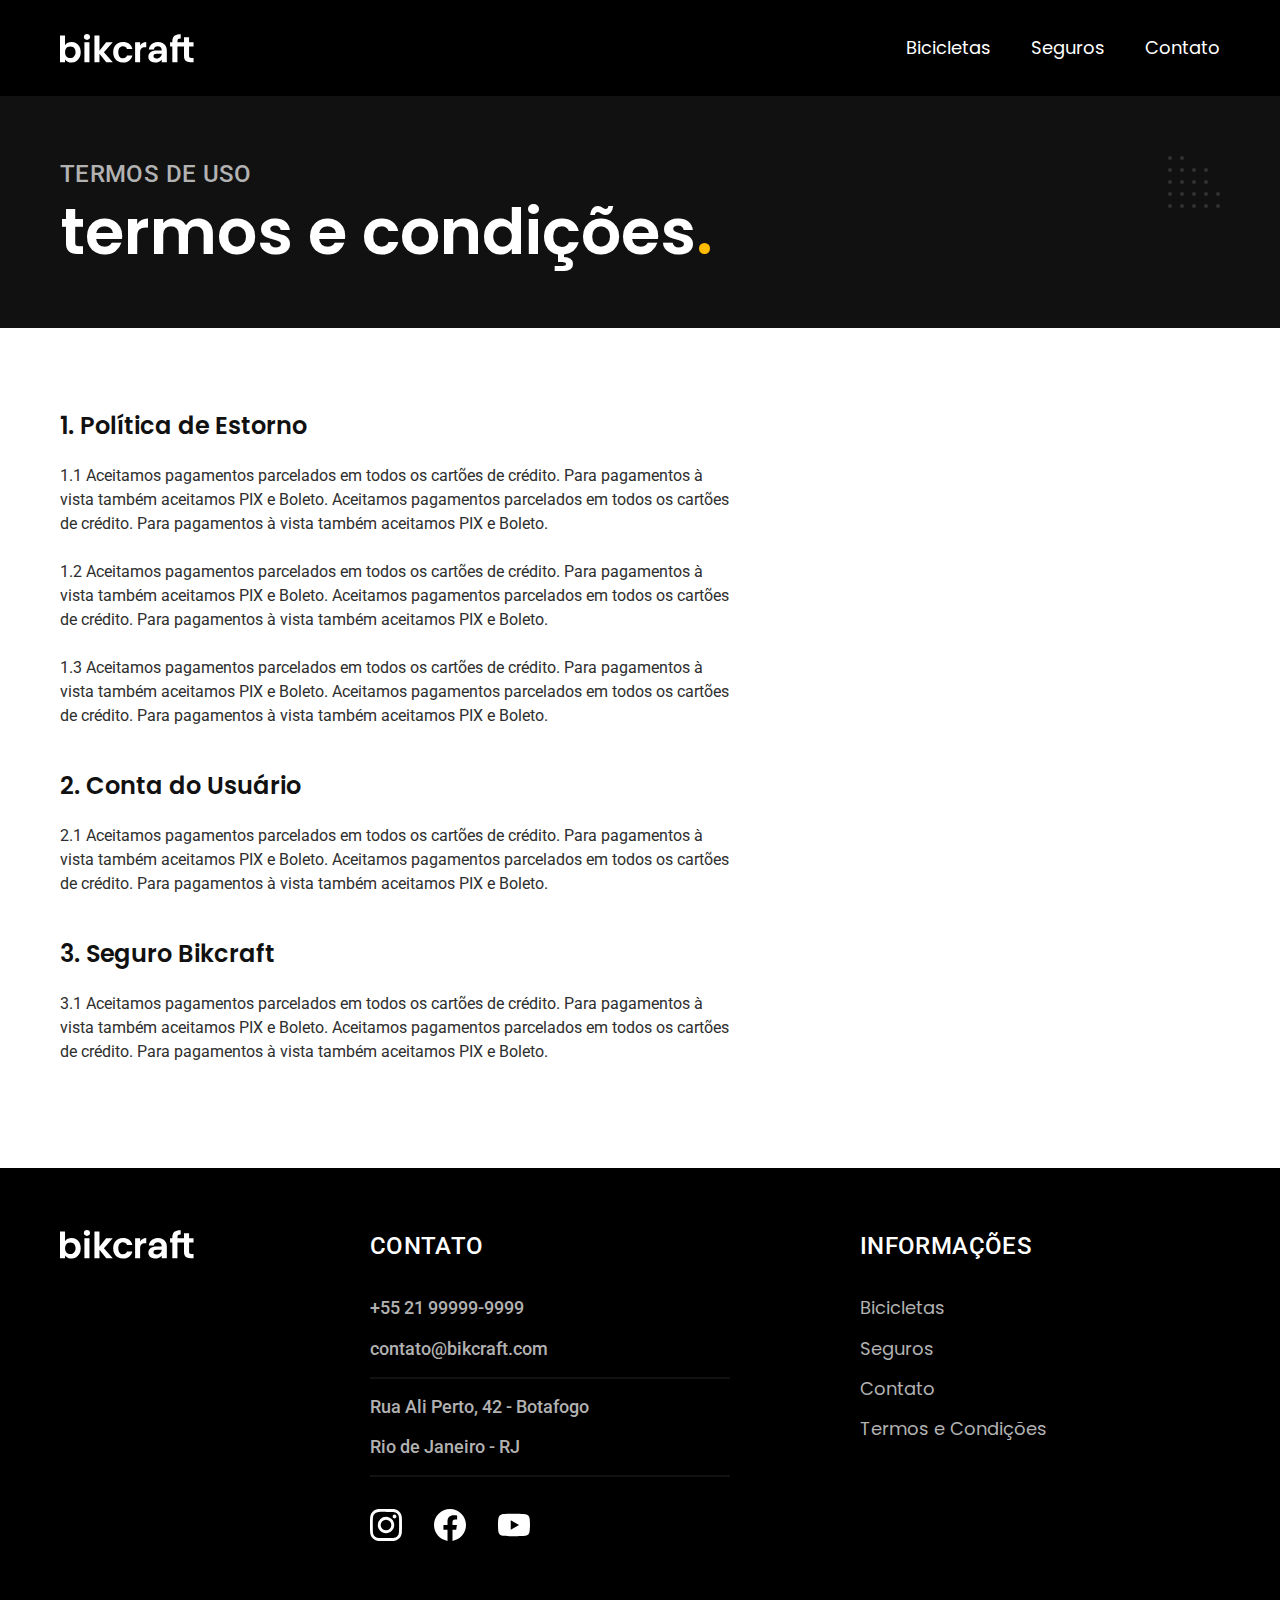
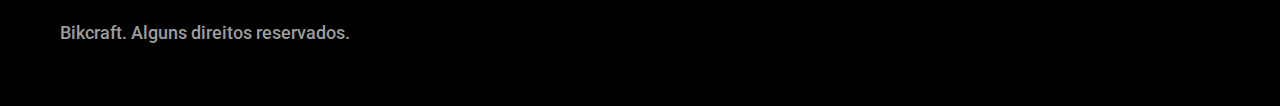
<file: termos.html>
<!DOCTYPE html>
<html lang="pt-br">

<head>

  <meta charset="UTF-8">
  <meta name="viewport" content="width=device-width, initial-scale=1.0">
  <title>Termos e Condições | Bikcraft</title>
  <meta name="description" content="Termos e Condições.">
  <link rel="stylesheet" href="./css/style.css">

  <link rel="preconnect" href="https://fonts.googleapis.com">
  <link rel="preconnect" href="https://fonts.gstatic.com" crossorigin>
  <link href="https://fonts.googleapis.com/css2?family=Merriweather:ital,wght@1,900&family=Poppins:wght@400;600&family=Roboto:wght@400;500&display=swap" rel="stylesheet">

</head>

<body id="termos">

  <!--background ponta a ponta-->
  <header class="header-bg">
    <div class="header container">
      <!--"./" para home do site-->
      <a href="./"><img src="./img/bikcraft.svg" alt="Logotipo Bikcraft"></a>
      <nav aria-label="primária">
        <ul class="header-menu font-1-m cor-0">
          <li><a href="./bicicletas.html">Bicicletas</a></li>
          <li><a href="./seguros.html">Seguros</a></li>
          <li><a href="./contato.html">Contato</a></li>
        </ul>
      </nav>
    </div>
  </header>

  <main>
    <div class="titulo-bg">
      <div class="titulo container">
        <p class="font-2-l-b cor-5">Termos de uso</p>
        <h1 class="font-1-xxl cor-0">termos e condições<span class="cor-p1">.</span></h1>
      </div>

    </div>

<div class="termos font-2-s cor-10 container">
  <h2 class="font-1-l cor-11">1. Política de Estorno</h2>
  <p>1.1 Aceitamos pagamentos parcelados em todos os cartões de crédito. Para pagamentos à vista também aceitamos PIX e Boleto. Aceitamos pagamentos parcelados em todos os cartões de crédito. Para pagamentos à vista também aceitamos PIX e Boleto.</p>
  <p>1.2 Aceitamos pagamentos parcelados em todos os cartões de crédito. Para pagamentos à vista também aceitamos PIX e Boleto. Aceitamos pagamentos parcelados em todos os cartões de crédito. Para pagamentos à vista também aceitamos PIX e Boleto.</p>
  <p>1.3 Aceitamos pagamentos parcelados em todos os cartões de crédito. Para pagamentos à vista também aceitamos PIX e Boleto. Aceitamos pagamentos parcelados em todos os cartões de crédito. Para pagamentos à vista também aceitamos PIX e Boleto.</p>
  <h2 class="font-1-l cor-11">2. Conta do Usuário</h2>
  <p>2.1 Aceitamos pagamentos parcelados em todos os cartões de crédito. Para pagamentos à vista também aceitamos PIX e Boleto. Aceitamos pagamentos parcelados em todos os cartões de crédito. Para pagamentos à vista também aceitamos PIX e Boleto.</p>
  <h2 class="font-1-l cor-11">3. Seguro Bikcraft</h2>
  <p>3.1 Aceitamos pagamentos parcelados em todos os cartões de crédito. Para pagamentos à vista também aceitamos PIX e Boleto. Aceitamos pagamentos parcelados em todos os cartões de crédito. Para pagamentos à vista também aceitamos PIX e Boleto.</p>

</div>

  </main>

  <footer class="footer-bg">
    <div class="footer container">
      <img src="./img/bikcraft.svg" alt="Logotipo Bikcraft">
      <div class="footer-contato">
        <h3 class="font-2-l-b cor-0">Contato</h3>
        <ul class="font-2-m cor-5">
          <li><a href="tel:+5521999999999">+55 21 99999-9999</a></li>
          <li><a href="mailto:contato@bikcraft.com">contato@bikcraft.com</a></li>
          <li>Rua Ali Perto, 42 - Botafogo</li>
          <li>Rio de Janeiro - RJ</li>
        </ul>
        <div class="footer-redes">
          <a href="./">
            <img src="./img/redes/instagram.svg" alt="Instagram">
          </a>
          <a href="./">
            <img src="./img/redes/facebook.svg" alt="Facebook">
          </a>
          <a href="./">
            <img src="./img/redes/youtube.svg" alt="Youtube">
          </a>
        </div>
      </div>
      <div class="footer-informacoes">
        <h3 class="font-2-l-b cor-0">Informações</h3>
        <nav>
          <ul class="font-1-m cor-5">
            <li><a href="./bicicletas.html">Bicicletas</a></li>
            <li><a href="./seguros.html">Seguros</a></li>
            <li><a href="./contato.html">Contato</a></li>
            <li><a href="./termos.html">Termos e Condições</a></li>
          </ul>
        </nav>

      </div>
      <p class="footer-copy font-2-m cor-6">Bikcraft. Alguns direitos reservados.</p>
    </div>
  </footer>

</body>

</html>
</file>
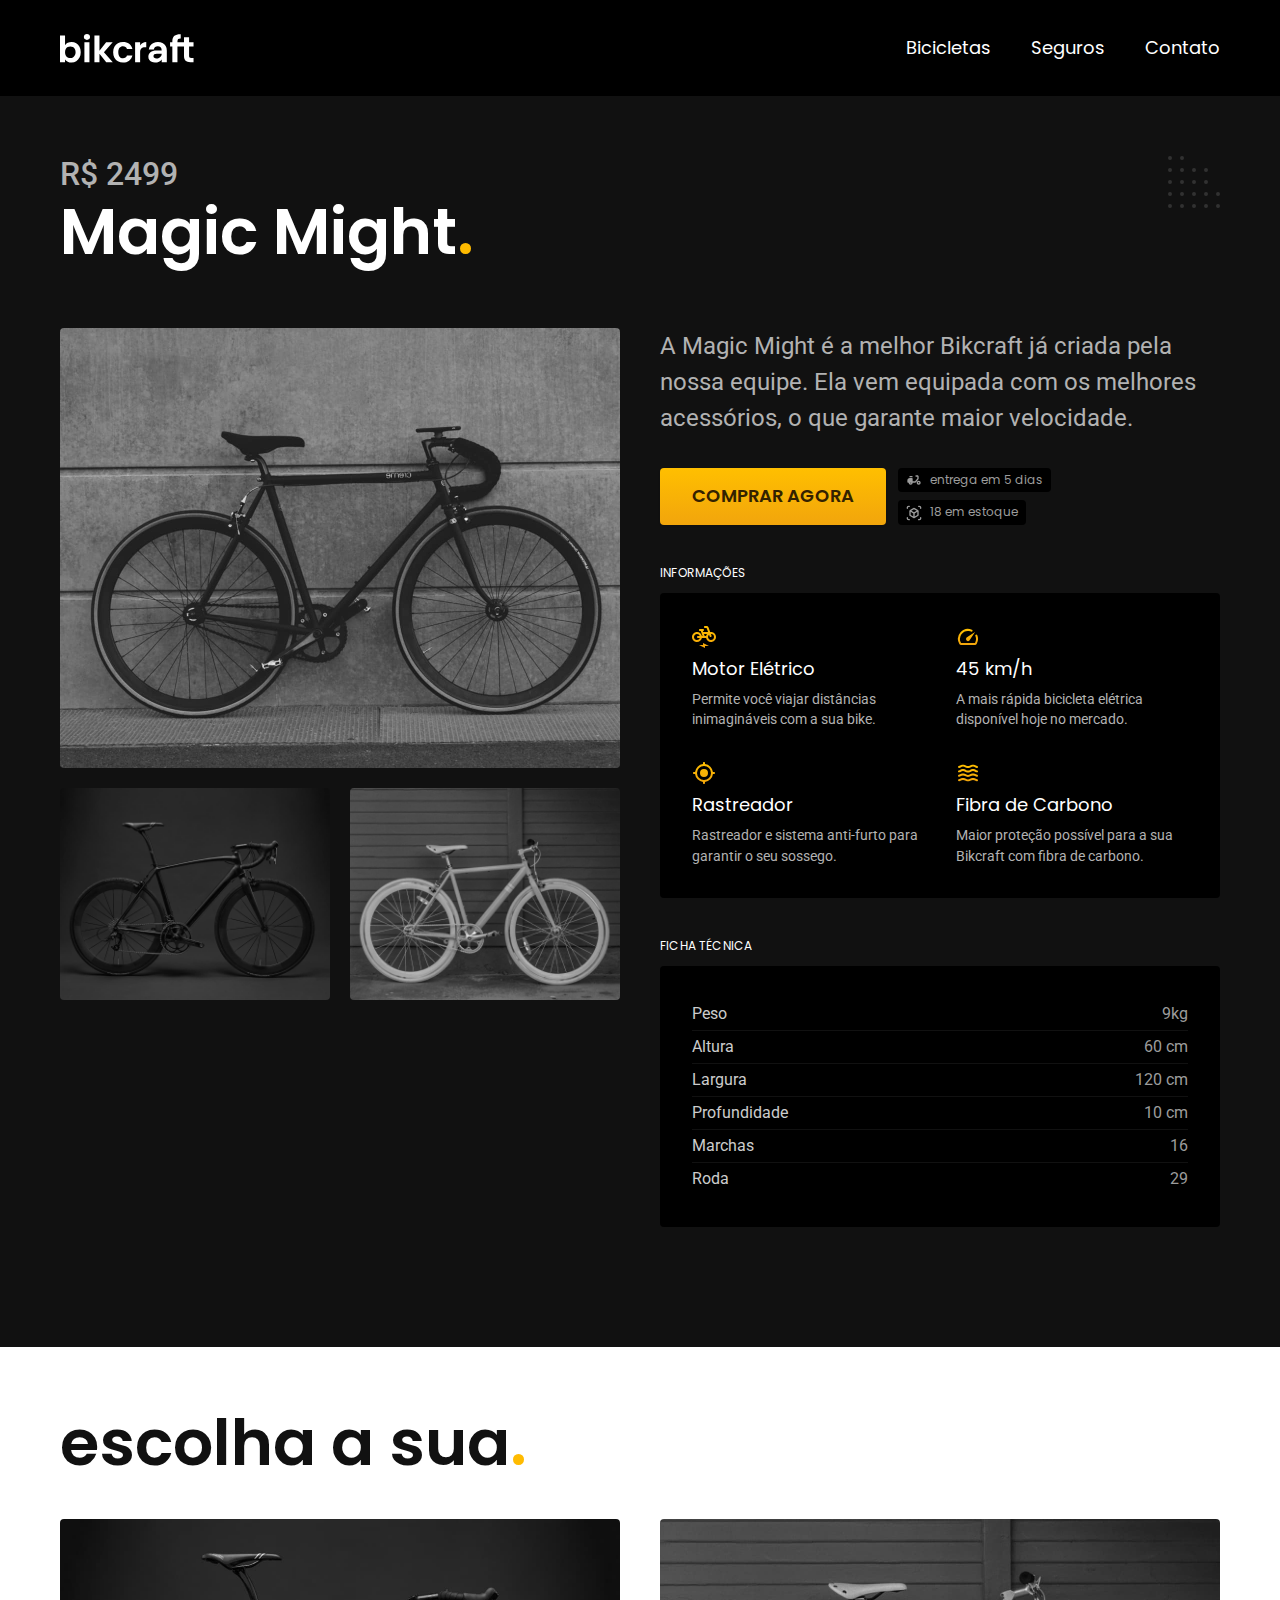
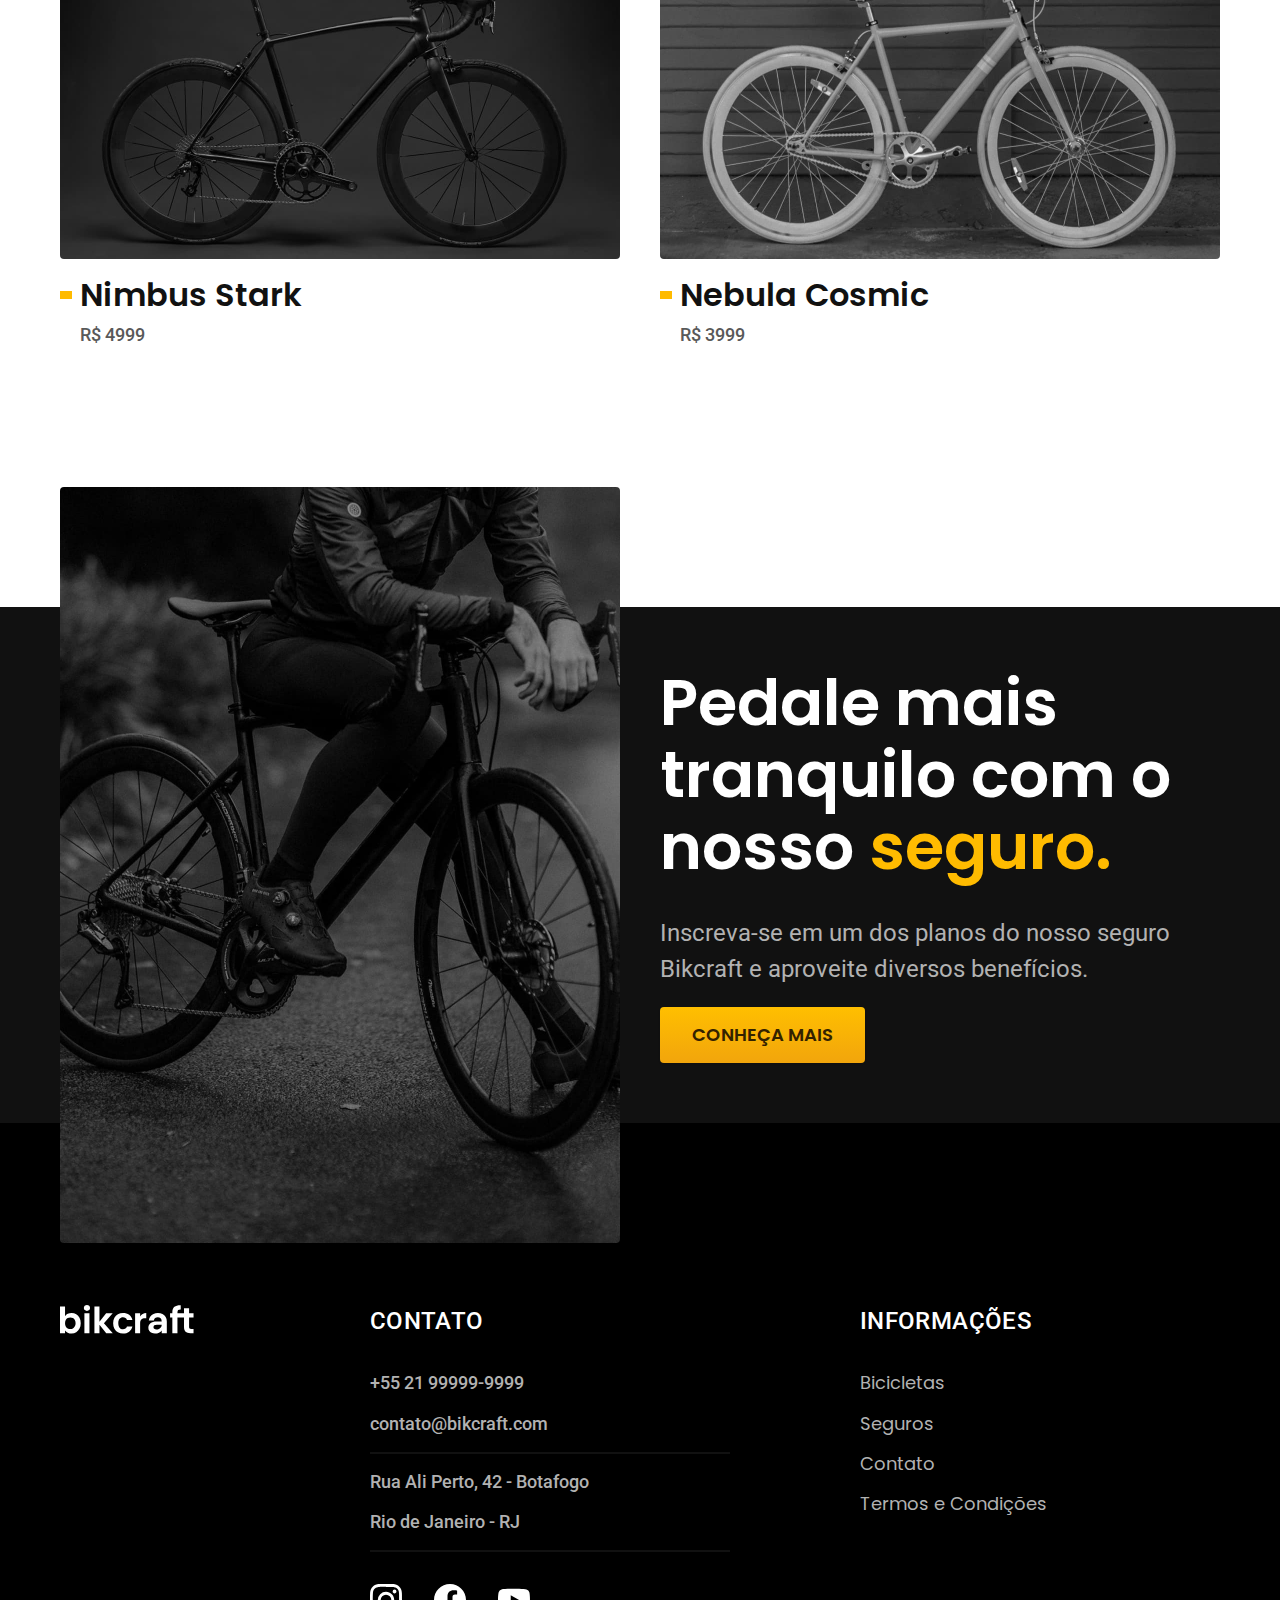
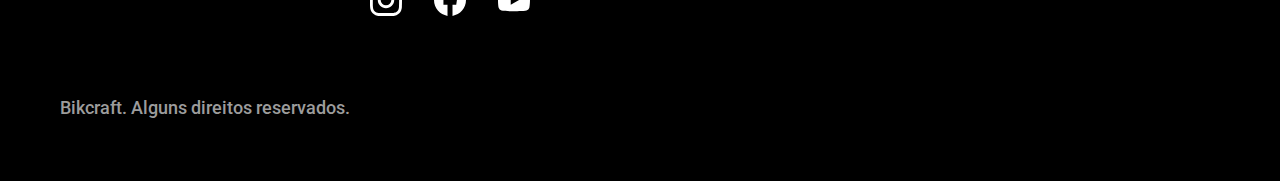
<file: bicicletas/magic.html>
<!DOCTYPE html>
<html lang="pt-br">

<head>

  <meta charset="UTF-8">
  <meta name="viewport" content="width=device-width, initial-scale=1.0">
  <title>Magic | Bikcraft</title>
  <meta name="description" content="Termos e Condições.">
  <link rel="stylesheet" href="../css/style.css">

  <link rel="preconnect" href="https://fonts.googleapis.com">
  <link rel="preconnect" href="https://fonts.gstatic.com" crossorigin>
  <link href="https://fonts.googleapis.com/css2?family=Merriweather:ital,wght@1,900&family=Poppins:wght@400;600&family=Roboto:wght@400;500&display=swap" rel="stylesheet">

</head>

<body id="bicicleta">

  <header class="header-bg">
    <div class="header container">
      <a href="../"><img src="../img/bikcraft.svg" alt="Logotipo Bikcraft"></a>
      <nav aria-label="primária">
        <ul class="header-menu font-1-m cor-0">
          <li><a href="../bicicletas.html">Bicicletas</a></li>
          <li><a href="../seguros.html">Seguros</a></li>
          <li><a href="../contato.html">Contato</a></li>
        </ul>
      </nav>
    </div>
  </header>

  <main class="titulo-bg">
    <div>
      <div class="titulo container">
        <p class="font-2-xl cor-5">R$ 2499</p>
        <h1 class="font-1-xxl cor-0">Magic Might<span class="cor-p1">.</span></h1>
      </div>

    </div>

    <div class="bicicleta container">
      <div class="bicicleta-imagens">
        <img src="../img/bicicleta/nimbus2.jpg" alt="">
        <img src="../img/bicicleta/nimbus1.jpg" alt="">
        <img src="../img/bicicleta/nimbus3.jpg" alt="">
      </div>
      <div class="bicicleta-conteudo">
        <p class="font-2-l cor-5">A Magic Might é a melhor Bikcraft já criada pela nossa equipe. Ela vem equipada com os melhores acessórios, o que garante maior velocidade.</p>
        <div class="bicicleta-comprar">
          <a class="botao" href="../orcamento.html">Comprar Agora</a>
          <span class="font-1-xs cor-6"><img src="../img/icones/entrega.svg" alt="">entrega em 5 dias</span>
          <span class="font-1-xs cor-6"><img src="../img/icones/estoque.svg" alt="">18 em estoque</span>
        </div>

        <h2 class="font-1-xs cor-0">Informações</h2>
        <ul class="bicicleta-informacoes">
          <li>
            <img src="../img/icones/eletrica.svg" alt="">
            <h3 class="font-1-m cor-0">Motor Elétrico</h3>
            <p class="font-2-xs cor-5">Permite você viajar distâncias inimagináveis com a sua bike.</p>
          </li>
          <li>
            <img src="../img/icones/velocidade.svg" alt="">
            <h3 class="font-1-m cor-0">45 km/h</h3>
            <p class="font-2-xs cor-5">A mais rápida bicicleta elétrica disponível hoje no mercado.</p>
          </li>
          <li>
            <img src="../img/icones/rastreador.svg" alt="">
            <h3 class="font-1-m cor-0">Rastreador</h3>
            <p class="font-2-xs cor-5">Rastreador e sistema anti-furto para garantir o seu sossego.</p>
          </li>
          <li>
            <img src="../img/icones/carbono.svg" alt="">
            <h3 class="font-1-m cor-0">Fibra de Carbono</h3>
            <p class="font-2-xs cor-5">Maior proteção possível para a sua Bikcraft com fibra de carbono.</p>
          </li>
        </ul>
        <h2 class="font-1-xs cor-0">Ficha Técnica</h2>
        <ul class="bicicleta-ficha font-2-s cor-4">
          <li>Peso <span>9kg</span></li>
          <li>Altura <span>60 cm</span></li>
          <li>Largura <span>120 cm</span></li>
          <li>Profundidade <span>10 cm</span></li>
          <li>Marchas <span>16</span></li>
          <li>Roda <span>29</span></li>
        </ul>
      </div>

    </div>

  </main>

  <article class="bicicletas-lista container">
    <h2 class="font-1-xxl">escolha a sua<span class="cor-p1">.</span></h2>

    <ul>
      <li>
        <a href="./nimbus.html">
          <img src="../img/bicicletas/nimbus.jpg" alt="Bicicleta preta">
          <h3 class="font-1-xl">Nimbus Stark</h3>
          <span class="font-2-m cor-8">R$ 4999</span>
        </a>
      </li>
      <li>
        <a href="./nebula.html">
          <img src="../img/bicicletas/nebula.jpg" alt="Bicicleta preta">
          <h3 class="font-1-xl">Nebula Cosmic</h3>
          <span class="font-2-m cor-8">R$ 3999</span>
        </a>
      </li>
    </ul>

  </article>

  <article class="seguro-bg">
    <div class="seguro container">
      <div class="seguro-imagem">
        <img src="../img/fotos/seguros.jpg" alt="Pessoa parada em cima de uma bicicleta">
      </div>
      <div class="seguro-conteudo">
        <h2 class="font-1-xxl cor-0">Pedale mais tranquilo com o nosso <span class="cor-p1">seguro.</span></h2>
        <p class="font-2-l cor-5">Inscreva-se em um dos planos do nosso seguro Bikcraft e aproveite diversos benefícios.</p>
        <a class="botao" href="../seguros.html">Conheça Mais</a>
      </div>
    </div>

  </article>

  <footer class="footer-bg">
    <div class="footer container">
      <img src="../img/bikcraft.svg" alt="Logotipo Bikcraft">
      <div class="footer-contato">
        <h3 class="font-2-l-b cor-0">Contato</h3>
        <ul class="font-2-m cor-5">
          <li><a href="tel:+5521999999999">+55 21 99999-9999</a></li>
          <li><a href="mailto:contato@bikcraft.com">contato@bikcraft.com</a></li>
          <li>Rua Ali Perto, 42 - Botafogo</li>
          <li>Rio de Janeiro - RJ</li>
        </ul>
        <div class="footer-redes">
          <a href="../">
            <img src="../img/redes/instagram.svg" alt="Instagram">
          </a>
          <a href="../">
            <img src="../img/redes/facebook.svg" alt="Facebook">
          </a>
          <a href="../">
            <img src="../img/redes/youtube.svg" alt="Youtube">
          </a>
        </div>
      </div>
      <div class="footer-informacoes">
        <h3 class="font-2-l-b cor-0">Informações</h3>
        <nav>
          <ul class="font-1-m cor-5">
            <li><a href="../bicicletas.html">Bicicletas</a></li>
            <li><a href="../seguros.html">Seguros</a></li>
            <li><a href="../contato.html">Contato</a></li>
            <li><a href="../termos.html">Termos e Condições</a></li>
          </ul>
        </nav>

      </div>
      <p class="footer-copy font-2-m cor-6">Bikcraft. Alguns direitos reservados.</p>
    </div>
  </footer>

</body>

</html>
</file>
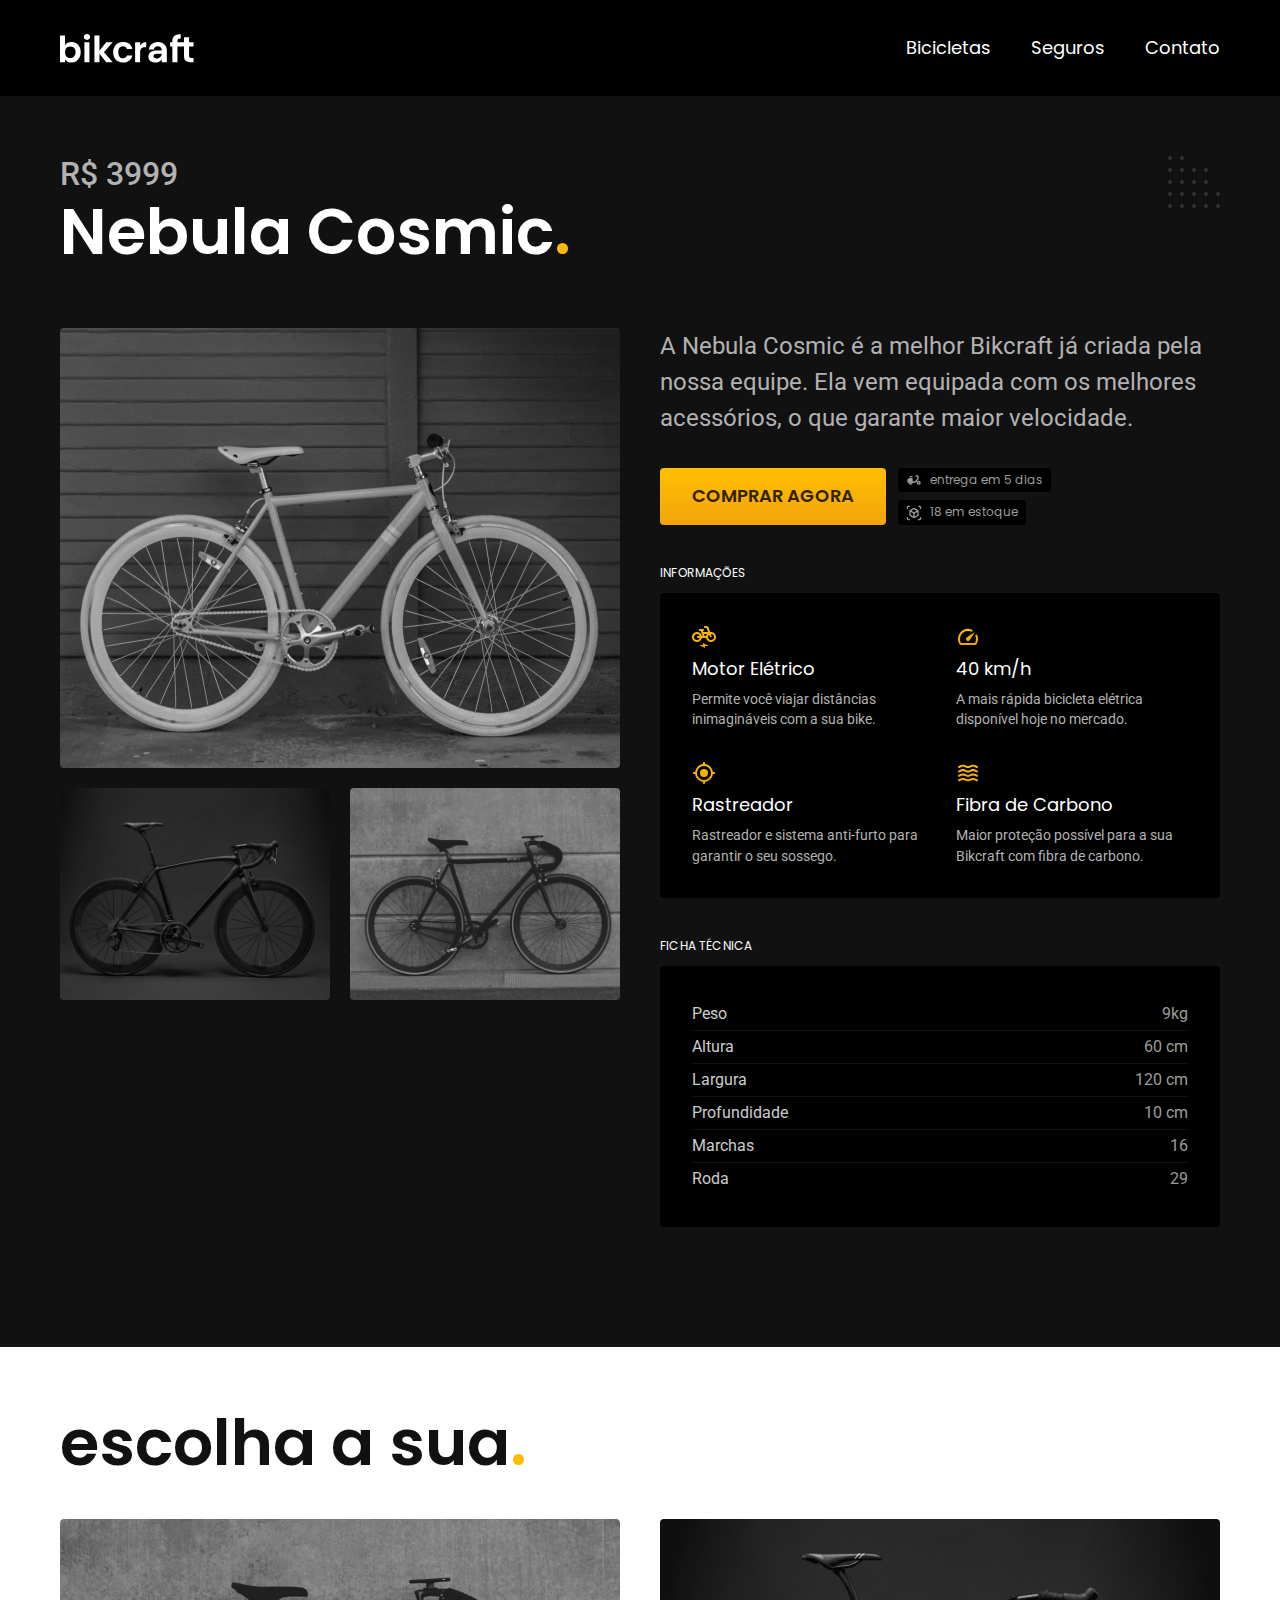
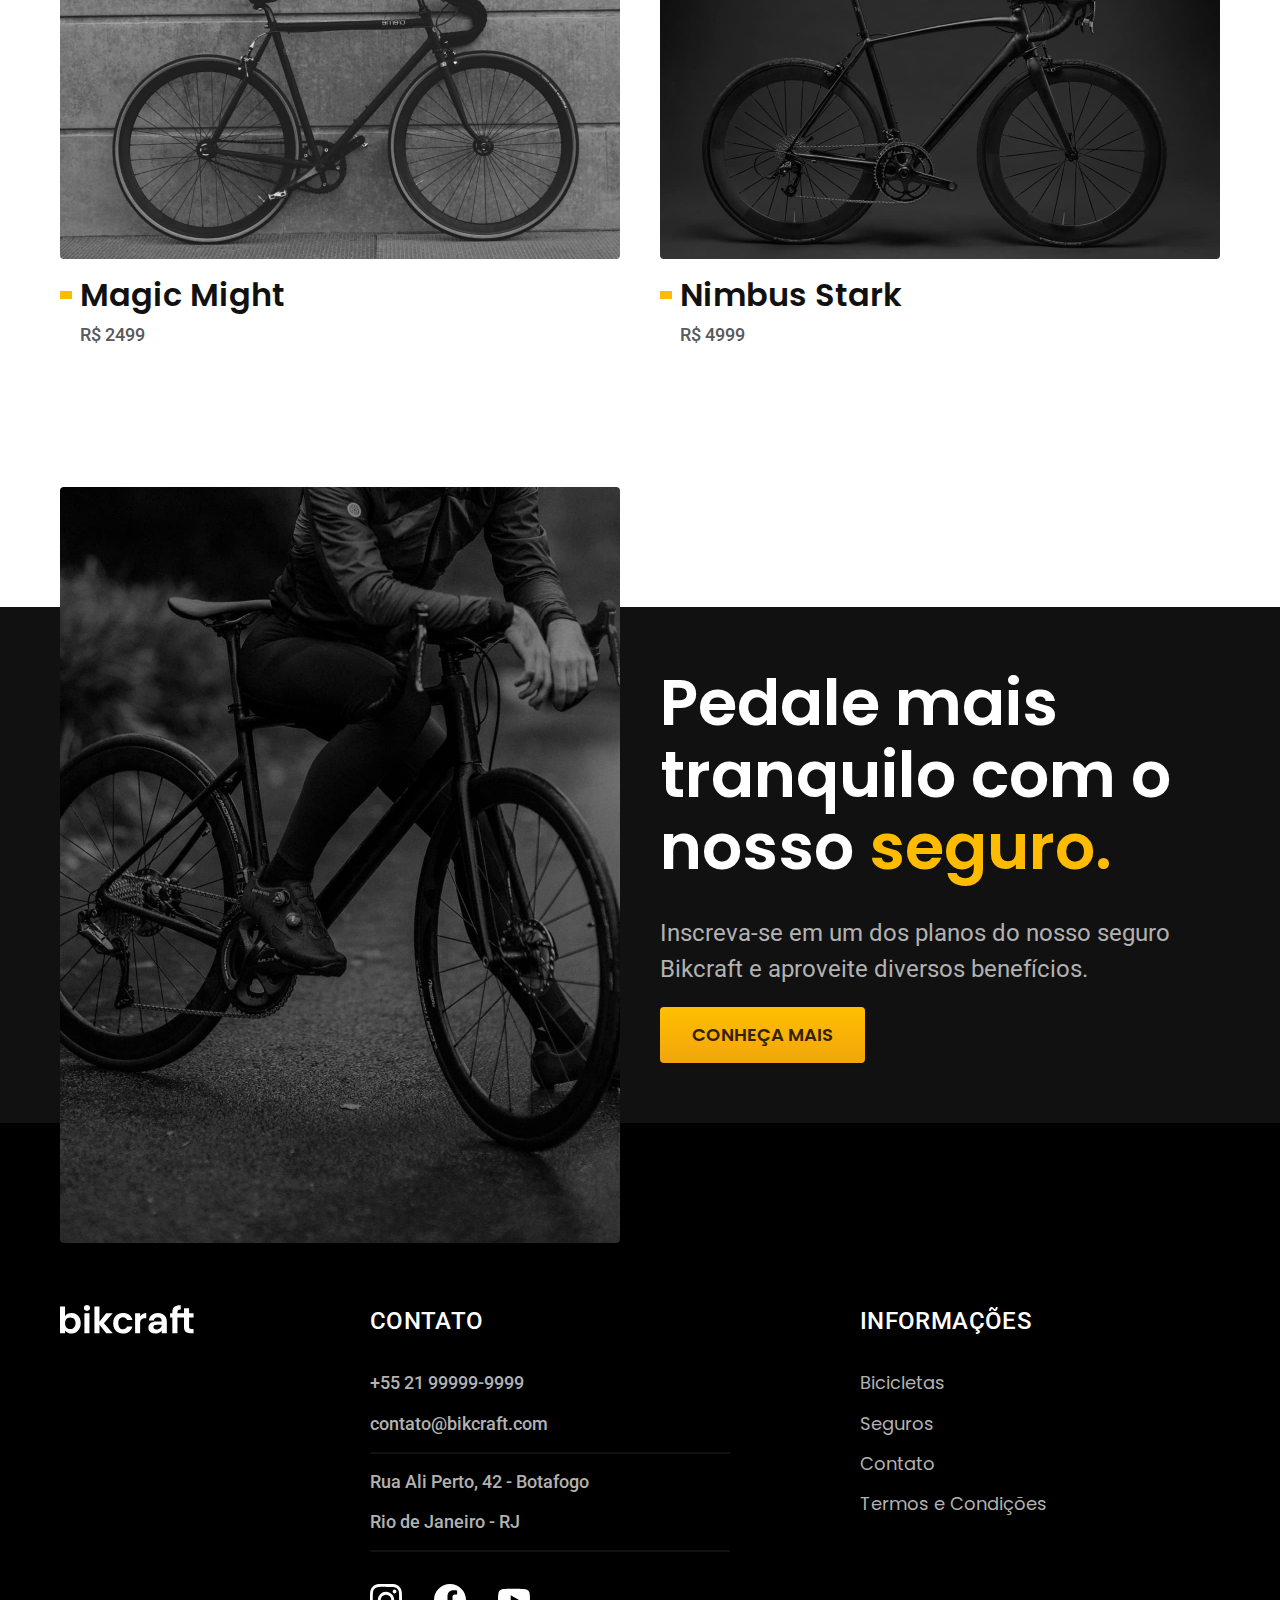
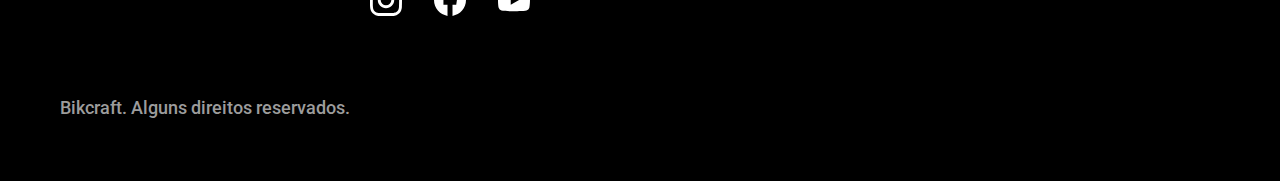
<file: bicicletas/nebula.html>
<!DOCTYPE html>
<html lang="pt-br">

<head>

  <meta charset="UTF-8">
  <meta name="viewport" content="width=device-width, initial-scale=1.0">
  <title>Nebula | Bikcraft</title>
  <meta name="description" content="Termos e Condições.">
  <link rel="stylesheet" href="../css/style.css">

  <link rel="preconnect" href="https://fonts.googleapis.com">
  <link rel="preconnect" href="https://fonts.gstatic.com" crossorigin>
  <link href="https://fonts.googleapis.com/css2?family=Merriweather:ital,wght@1,900&family=Poppins:wght@400;600&family=Roboto:wght@400;500&display=swap" rel="stylesheet">

</head>

<body id="bicicleta">

  <header class="header-bg">
    <div class="header container">
      <a href="../"><img src="../img/bikcraft.svg" alt="Logotipo Bikcraft"></a>
      <nav aria-label="primária">
        <ul class="header-menu font-1-m cor-0">
          <li><a href="../bicicletas.html">Bicicletas</a></li>
          <li><a href="../seguros.html">Seguros</a></li>
          <li><a href="../contato.html">Contato</a></li>
        </ul>
      </nav>
    </div>
  </header>

  <main class="titulo-bg">
    <div>
      <div class="titulo container">
        <p class="font-2-xl cor-5">R$ 3999</p>
        <h1 class="font-1-xxl cor-0">Nebula Cosmic<span class="cor-p1">.</span></h1>
      </div>

    </div>

    <div class="bicicleta container">
      <div class="bicicleta-imagens">
        <img src="../img/bicicleta/nimbus3.jpg" alt="">
        <img src="../img/bicicleta/nimbus1.jpg" alt="">
        <img src="../img/bicicleta/nimbus2.jpg" alt="">
      </div>
      <div class="bicicleta-conteudo">
        <p class="font-2-l cor-5">A Nebula Cosmic é a melhor Bikcraft já criada pela nossa equipe. Ela vem equipada com os melhores acessórios, o que garante maior velocidade.</p>
        <div class="bicicleta-comprar">
          <a class="botao" href="../orcamento.html">Comprar Agora</a>
          <span class="font-1-xs cor-6"><img src="../img/icones/entrega.svg" alt="">entrega em 5 dias</span>
          <span class="font-1-xs cor-6"><img src="../img/icones/estoque.svg" alt="">18 em estoque</span>
        </div>

        <h2 class="font-1-xs cor-0">Informações</h2>
        <ul class="bicicleta-informacoes">
          <li>
            <img src="../img/icones/eletrica.svg" alt="">
            <h3 class="font-1-m cor-0">Motor Elétrico</h3>
            <p class="font-2-xs cor-5">Permite você viajar distâncias inimagináveis com a sua bike.</p>
          </li>
          <li>
            <img src="../img/icones/velocidade.svg" alt="">
            <h3 class="font-1-m cor-0">40 km/h</h3>
            <p class="font-2-xs cor-5">A mais rápida bicicleta elétrica disponível hoje no mercado.</p>
          </li>
          <li>
            <img src="../img/icones/rastreador.svg" alt="">
            <h3 class="font-1-m cor-0">Rastreador</h3>
            <p class="font-2-xs cor-5">Rastreador e sistema anti-furto para garantir o seu sossego.</p>
          </li>
          <li>
            <img src="../img/icones/carbono.svg" alt="">
            <h3 class="font-1-m cor-0">Fibra de Carbono</h3>
            <p class="font-2-xs cor-5">Maior proteção possível para a sua Bikcraft com fibra de carbono.</p>
          </li>
        </ul>
        <h2 class="font-1-xs cor-0">Ficha Técnica</h2>
        <ul class="bicicleta-ficha font-2-s cor-4">
          <li>Peso <span>9kg</span></li>
          <li>Altura <span>60 cm</span></li>
          <li>Largura <span>120 cm</span></li>
          <li>Profundidade <span>10 cm</span></li>
          <li>Marchas <span>16</span></li>
          <li>Roda <span>29</span></li>
        </ul>
      </div>

    </div>

  </main>

  <article class="bicicletas-lista container">
    <h2 class="font-1-xxl">escolha a sua<span class="cor-p1">.</span></h2>

    <ul>
      <li>
        <a href="./magic.html">
          <img src="../img/bicicletas/magic.jpg" alt="Bicicleta preta">
          <h3 class="font-1-xl">Magic Might</h3>
          <span class="font-2-m cor-8">R$ 2499</span>
        </a>
      </li>
      <li>
        <a href="./nimbus.html">
          <img src="../img/bicicletas/nimbus.jpg" alt="Bicicleta preta">
          <h3 class="font-1-xl">Nimbus Stark</h3>
          <span class="font-2-m cor-8">R$ 4999</span>
        </a>
      </li>
    </ul>

  </article>

  <article class="seguro-bg">
    <div class="seguro container">
      <div class="seguro-imagem">
        <img src="../img/fotos/seguros.jpg" alt="Pessoa parada em cima de uma bicicleta">
      </div>
      <div class="seguro-conteudo">
        <h2 class="font-1-xxl cor-0">Pedale mais tranquilo com o nosso <span class="cor-p1">seguro.</span></h2>
        <p class="font-2-l cor-5">Inscreva-se em um dos planos do nosso seguro Bikcraft e aproveite diversos benefícios.</p>
        <a class="botao" href="../seguros.html">Conheça Mais</a>
      </div>
    </div>

  </article>

  <footer class="footer-bg">
    <div class="footer container">
      <img src="../img/bikcraft.svg" alt="Logotipo Bikcraft">
      <div class="footer-contato">
        <h3 class="font-2-l-b cor-0">Contato</h3>
        <ul class="font-2-m cor-5">
          <li><a href="tel:+5521999999999">+55 21 99999-9999</a></li>
          <li><a href="mailto:contato@bikcraft.com">contato@bikcraft.com</a></li>
          <li>Rua Ali Perto, 42 - Botafogo</li>
          <li>Rio de Janeiro - RJ</li>
        </ul>
        <div class="footer-redes">
          <a href="../">
            <img src="../img/redes/instagram.svg" alt="Instagram">
          </a>
          <a href="../">
            <img src="../img/redes/facebook.svg" alt="Facebook">
          </a>
          <a href="../">
            <img src="../img/redes/youtube.svg" alt="Youtube">
          </a>
        </div>
      </div>
      <div class="footer-informacoes">
        <h3 class="font-2-l-b cor-0">Informações</h3>
        <nav>
          <ul class="font-1-m cor-5">
            <li><a href="../bicicletas.html">Bicicletas</a></li>
            <li><a href="../seguros.html">Seguros</a></li>
            <li><a href="../contato.html">Contato</a></li>
            <li><a href="../termos.html">Termos e Condições</a></li>
          </ul>
        </nav>

      </div>
      <p class="footer-copy font-2-m cor-6">Bikcraft. Alguns direitos reservados.</p>
    </div>
  </footer>

</body>

</html>
</file>
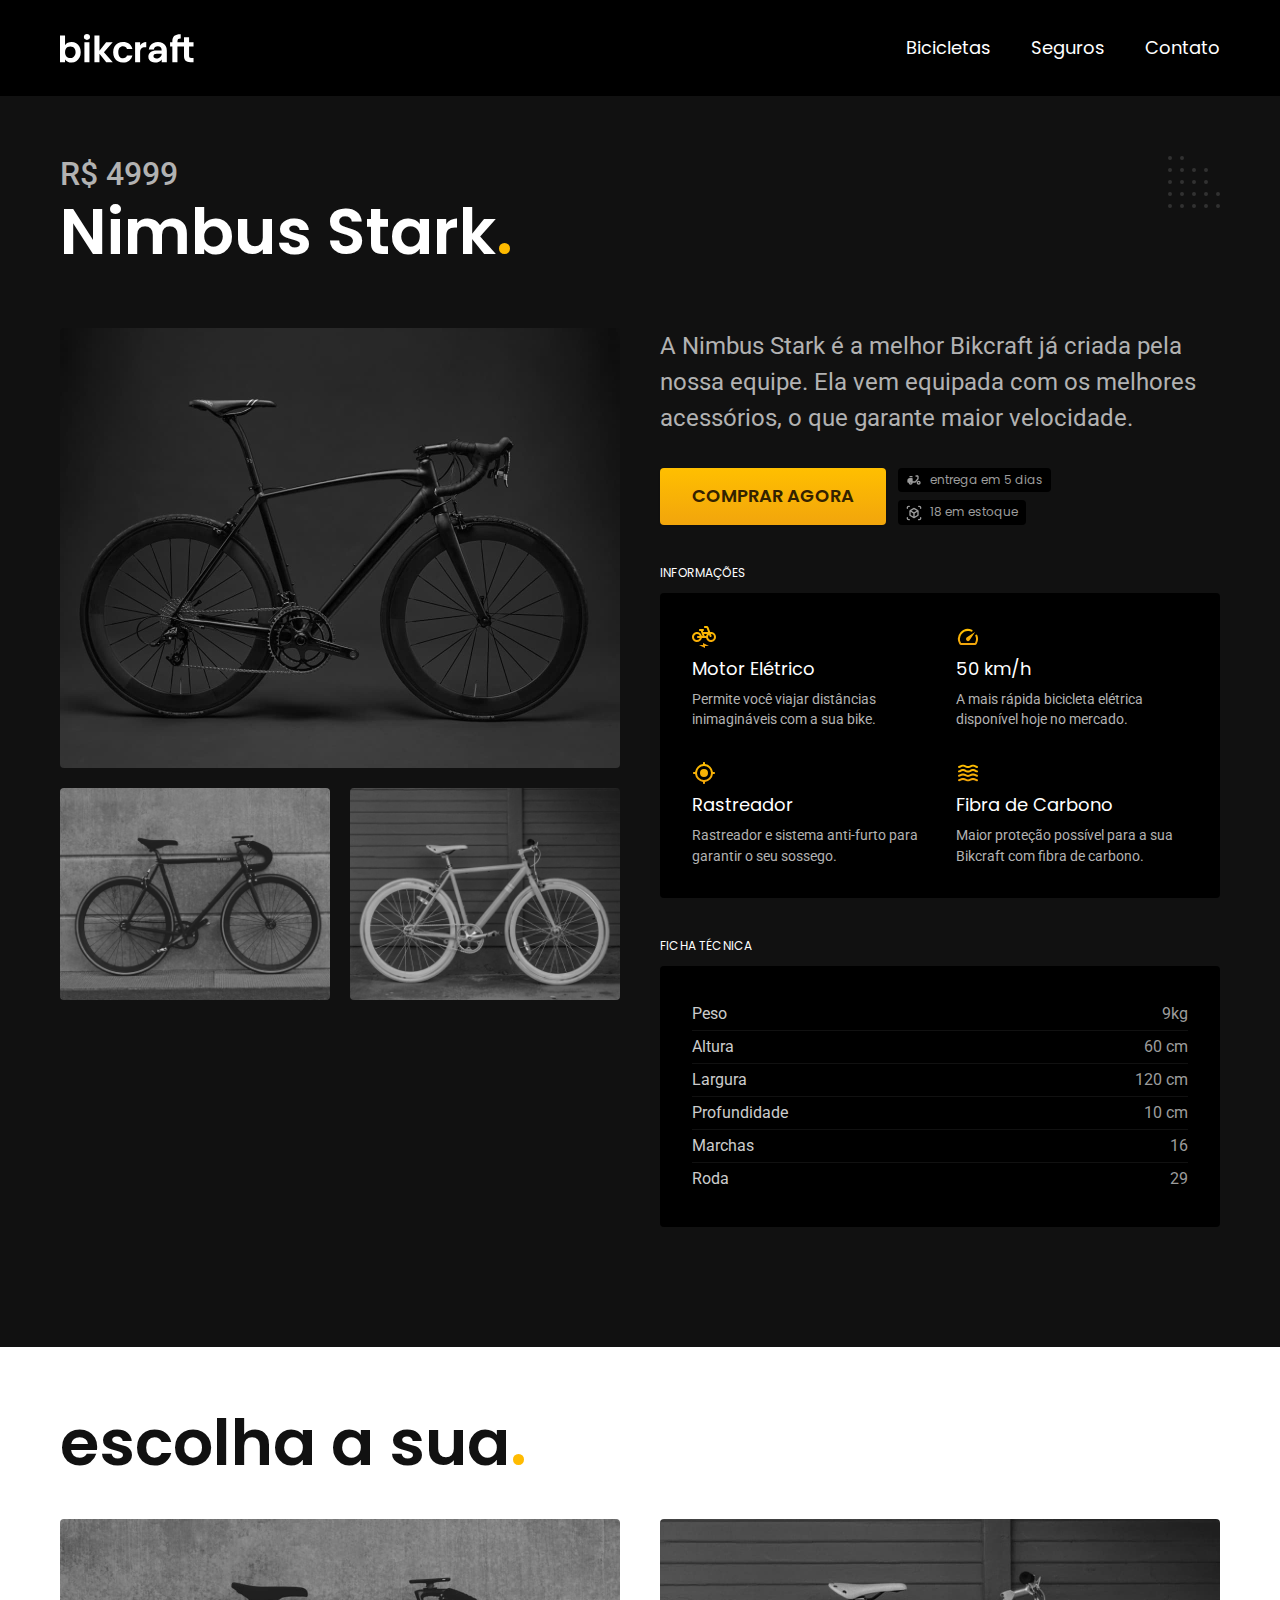
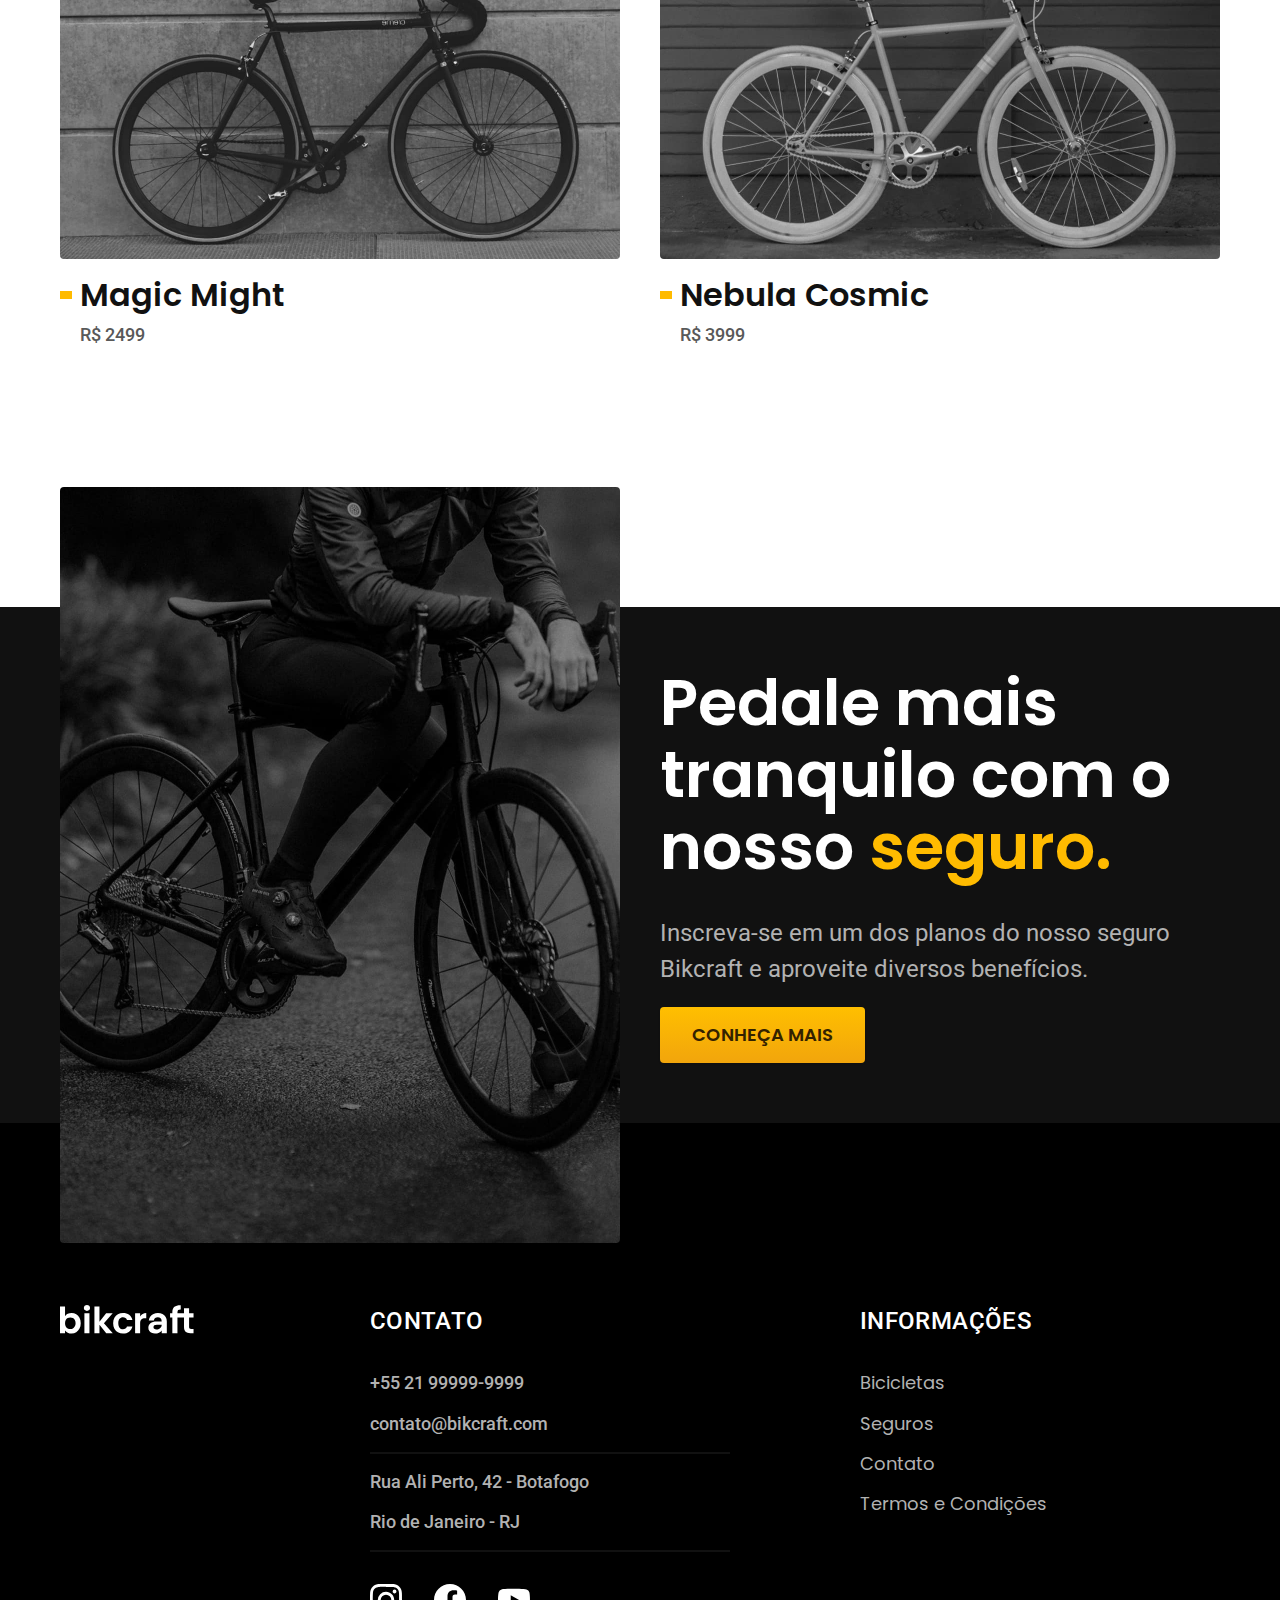
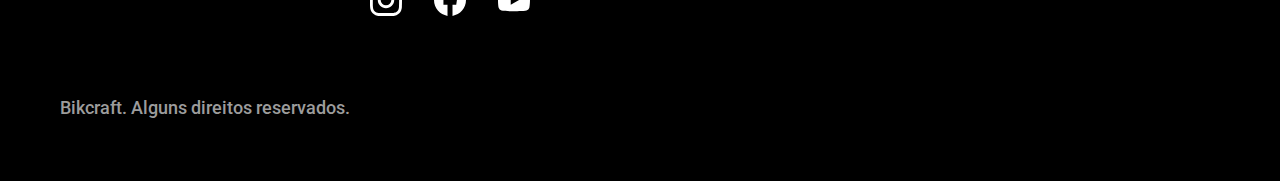
<file: bicicletas/nimbus.html>
<!DOCTYPE html>
<html lang="pt-br">

<head>

  <meta charset="UTF-8">
  <meta name="viewport" content="width=device-width, initial-scale=1.0">
  <title>Nimbus | Bikcraft</title>
  <meta name="description" content="Termos e Condições.">
  <link rel="stylesheet" href="../css/style.css">

  <link rel="preconnect" href="https://fonts.googleapis.com">
  <link rel="preconnect" href="https://fonts.gstatic.com" crossorigin>
  <link href="https://fonts.googleapis.com/css2?family=Merriweather:ital,wght@1,900&family=Poppins:wght@400;600&family=Roboto:wght@400;500&display=swap" rel="stylesheet">

</head>

<body id="bicicleta">

  <header class="header-bg">
    <div class="header container">
      <a href="../"><img src="../img/bikcraft.svg" alt="Logotipo Bikcraft"></a>
      <nav aria-label="primária">
        <ul class="header-menu font-1-m cor-0">
          <li><a href="../bicicletas.html">Bicicletas</a></li>
          <li><a href="../seguros.html">Seguros</a></li>
          <li><a href="../contato.html">Contato</a></li>
        </ul>
      </nav>
    </div>
  </header>

  <main class="titulo-bg">
    <div>
      <div class="titulo container">
        <p class="font-2-xl cor-5">R$ 4999</p>
        <h1 class="font-1-xxl cor-0">Nimbus Stark<span class="cor-p1">.</span></h1>
      </div>

    </div>

    <div class="bicicleta container">
      <div class="bicicleta-imagens">
        <img src="../img/bicicleta/nimbus1.jpg" alt="">
        <img src="../img/bicicleta/nimbus2.jpg" alt="">
        <img src="../img/bicicleta/nimbus3.jpg" alt="">
      </div>
      <div class="bicicleta-conteudo">
        <p class="font-2-l cor-5">A Nimbus Stark é a melhor Bikcraft já criada pela nossa equipe. Ela vem equipada com os melhores acessórios, o que garante maior velocidade.</p>
        <div class="bicicleta-comprar">
          <a class="botao" href="../orcamento.html">Comprar Agora</a>
          <span class="font-1-xs cor-6"><img src="../img/icones/entrega.svg" alt="">entrega em 5 dias</span>
          <span class="font-1-xs cor-6"><img src="../img/icones/estoque.svg" alt="">18 em estoque</span>
        </div>

        <h2 class="font-1-xs cor-0">Informações</h2>
        <ul class="bicicleta-informacoes">
          <li>
            <img src="../img/icones/eletrica.svg" alt="">
            <h3 class="font-1-m cor-0">Motor Elétrico</h3>
            <p class="font-2-xs cor-5">Permite você viajar distâncias inimagináveis com a sua bike.</p>
          </li>
          <li>
            <img src="../img/icones/velocidade.svg" alt="">
            <h3 class="font-1-m cor-0">50 km/h</h3>
            <p class="font-2-xs cor-5">A mais rápida bicicleta elétrica disponível hoje no mercado.</p>
          </li>
          <li>
            <img src="../img/icones/rastreador.svg" alt="">
            <h3 class="font-1-m cor-0">Rastreador</h3>
            <p class="font-2-xs cor-5">Rastreador e sistema anti-furto para garantir o seu sossego.</p>
          </li>
          <li>
            <img src="../img/icones/carbono.svg" alt="">
            <h3 class="font-1-m cor-0">Fibra de Carbono</h3>
            <p class="font-2-xs cor-5">Maior proteção possível para a sua Bikcraft com fibra de carbono.</p>
          </li>
        </ul>
        <h2 class="font-1-xs cor-0">Ficha Técnica</h2>
        <ul class="bicicleta-ficha font-2-s cor-4">
          <li>Peso <span>9kg</span></li>
          <li>Altura <span>60 cm</span></li>
          <li>Largura <span>120 cm</span></li>
          <li>Profundidade <span>10 cm</span></li>
          <li>Marchas <span>16</span></li>
          <li>Roda <span>29</span></li>
        </ul>
      </div>

    </div>

  </main>

  <article class="bicicletas-lista container">
    <h2 class="font-1-xxl">escolha a sua<span class="cor-p1">.</span></h2>

    <ul>
      <li>
        <a href="./magic.html">
          <img src="../img/bicicletas/magic.jpg" alt="Bicicleta preta">
          <h3 class="font-1-xl">Magic Might</h3>
          <span class="font-2-m cor-8">R$ 2499</span>
        </a>
      </li>
      <li>
        <a href="./nebula.html">
          <img src="../img/bicicletas/nebula.jpg" alt="Bicicleta preta">
          <h3 class="font-1-xl">Nebula Cosmic</h3>
          <span class="font-2-m cor-8">R$ 3999</span>
        </a>
      </li>
    </ul>

  </article>

  <article class="seguro-bg">
    <div class="seguro container">
      <div class="seguro-imagem">
        <img src="../img/fotos/seguros.jpg" alt="Pessoa parada em cima de uma bicicleta">
      </div>
      <div class="seguro-conteudo">
        <h2 class="font-1-xxl cor-0">Pedale mais tranquilo com o nosso <span class="cor-p1">seguro.</span></h2>
        <p class="font-2-l cor-5">Inscreva-se em um dos planos do nosso seguro Bikcraft e aproveite diversos benefícios.</p>
        <a class="botao" href="../seguros.html">Conheça Mais</a>
      </div>
    </div>

  </article>

  <footer class="footer-bg">
    <div class="footer container">
      <img src="../img/bikcraft.svg" alt="Logotipo Bikcraft">
      <div class="footer-contato">
        <h3 class="font-2-l-b cor-0">Contato</h3>
        <ul class="font-2-m cor-5">
          <li><a href="tel:+5521999999999">+55 21 99999-9999</a></li>
          <li><a href="mailto:contato@bikcraft.com">contato@bikcraft.com</a></li>
          <li>Rua Ali Perto, 42 - Botafogo</li>
          <li>Rio de Janeiro - RJ</li>
        </ul>
        <div class="footer-redes">
          <a href="../">
            <img src="../img/redes/instagram.svg" alt="Instagram">
          </a>
          <a href="../">
            <img src="../img/redes/facebook.svg" alt="Facebook">
          </a>
          <a href="../">
            <img src="../img/redes/youtube.svg" alt="Youtube">
          </a>
        </div>
      </div>
      <div class="footer-informacoes">
        <h3 class="font-2-l-b cor-0">Informações</h3>
        <nav>
          <ul class="font-1-m cor-5">
            <li><a href="../bicicletas.html">Bicicletas</a></li>
            <li><a href="../seguros.html">Seguros</a></li>
            <li><a href="../contato.html">Contato</a></li>
            <li><a href="../termos.html">Termos e Condições</a></li>
          </ul>
        </nav>

      </div>
      <p class="footer-copy font-2-m cor-6">Bikcraft. Alguns direitos reservados.</p>
    </div>
  </footer>

</body>

</html>
</file>
<file: css/style.css>
@import "./global/global.css";
@import "./utilidades/tipografia.css";
@import "./utilidades/cores.css";

@import "./global/header.css";
@import "./global/footer.css";

/* Utilidades */
@import "./utilidades/componentes.css";
@import "./utilidades/formulario.css";

/* Home */
@import "./home/introducao.css";
@import "./home/tecnologia.css";
@import "./home/parceiros.css";
@import "./home/depoimento.css";

/* Bicicletas */
@import "./bicicletas/bicicletas-lista.css";
@import "./bicicletas/bicicletas.css";

/* Bicicleta */
@import "./bicicleta/bicicleta.css";
@import "./bicicleta/seguro.css";

/* Seguros */
@import "./seguros/seguros.css";
@import "./seguros/vantagens.css";
@import "./seguros/perguntas.css";

/* Contato */
@import "./contato/contato.css";
@import "./contato/lojas.css";

/* Orçamento */
@import "./orcamento/orcamento.css";

/* Termos */
@import "./termos/termos.css";
</file>
